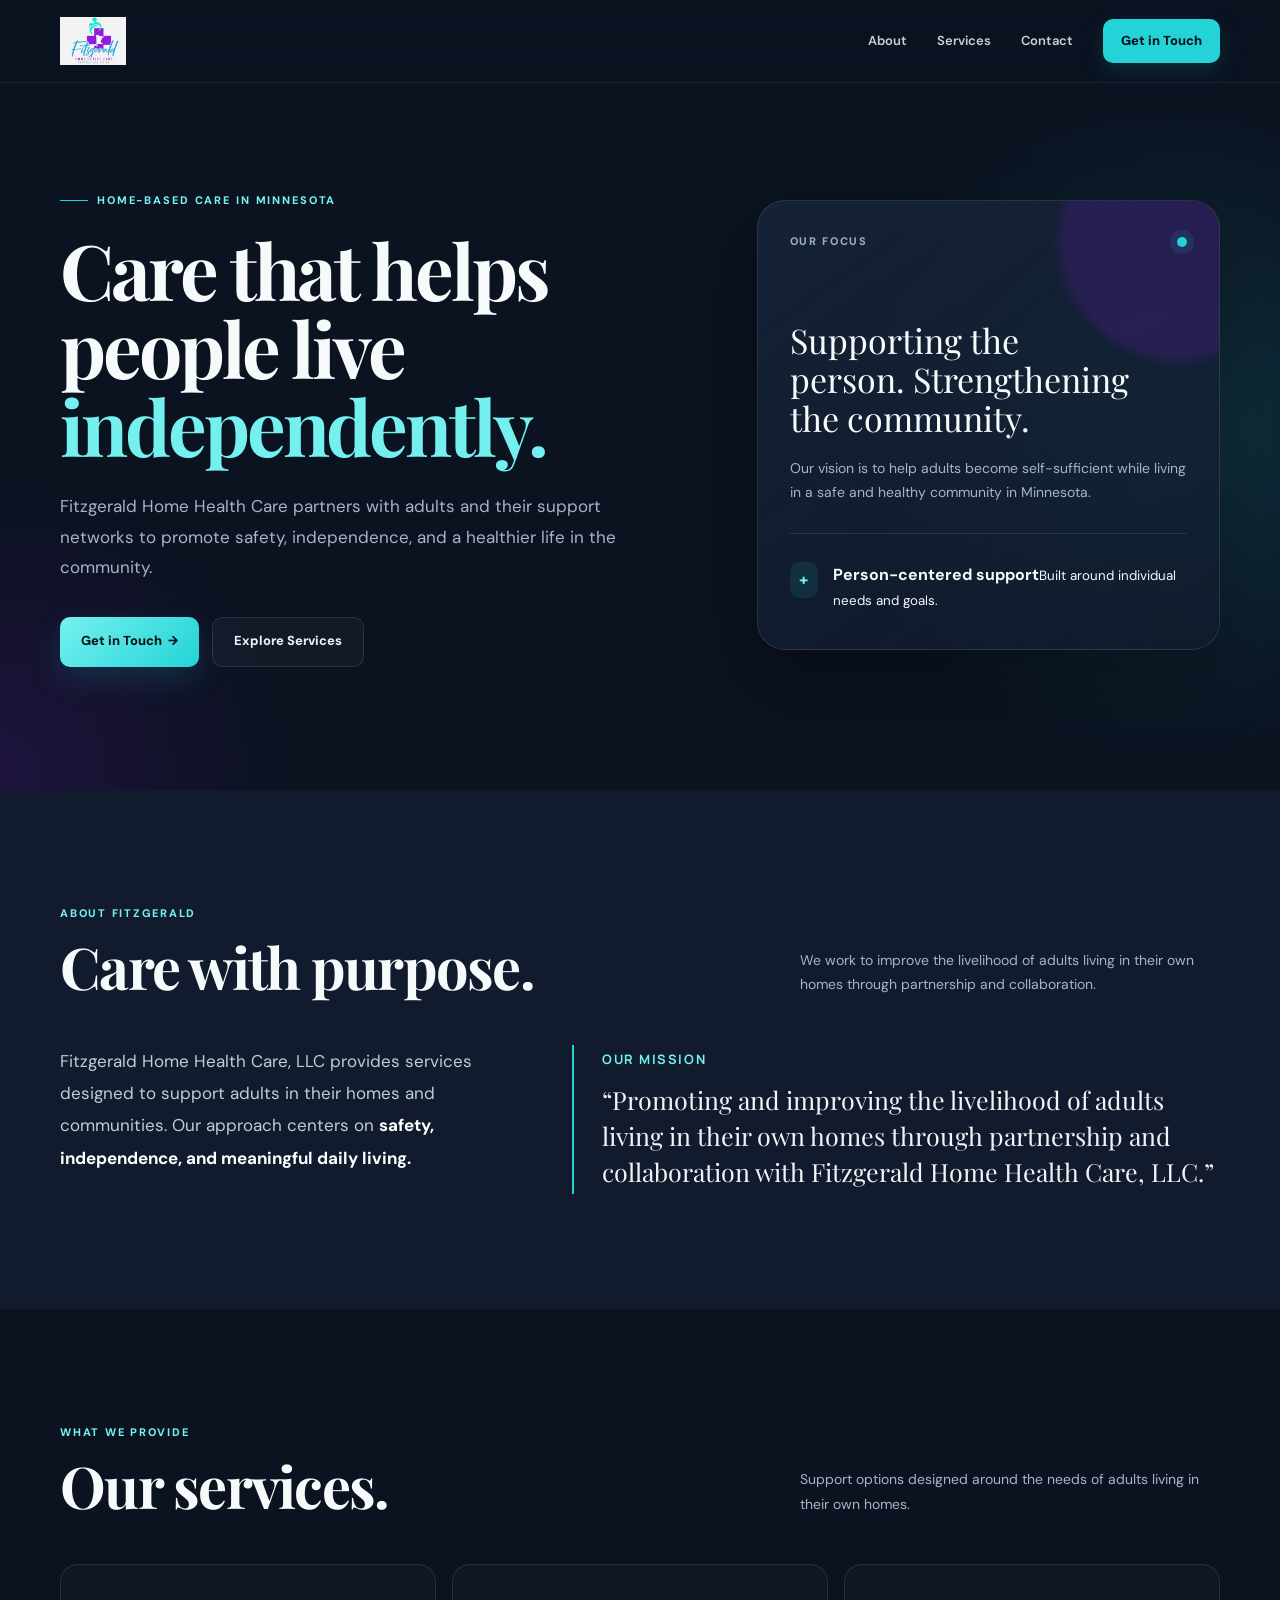
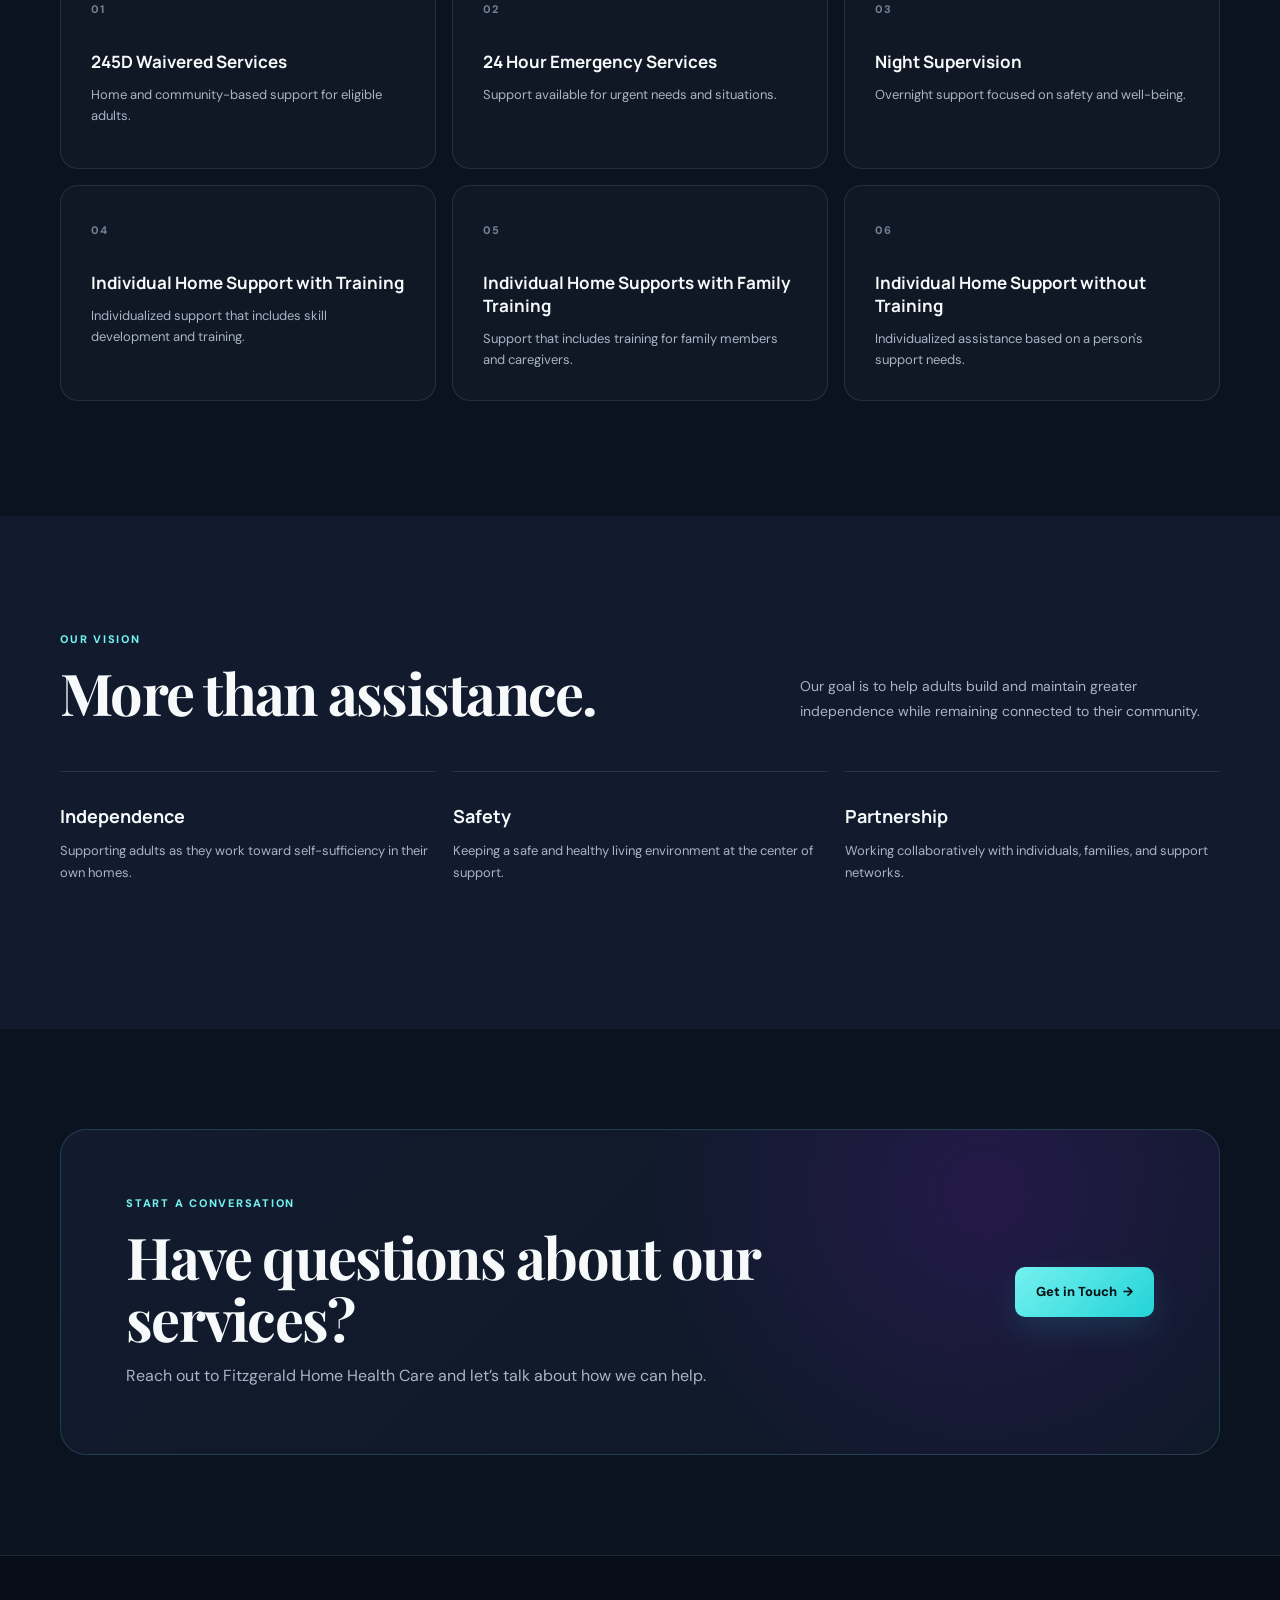
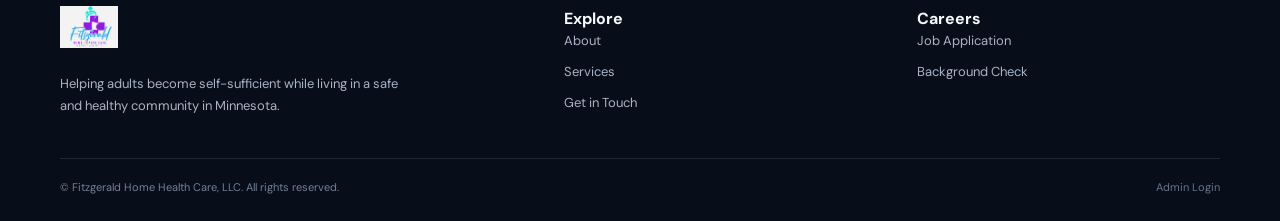
<file: index.html>
<!DOCTYPE html>
<html lang="en">
<head>
<meta charset="UTF-8">
<meta name="viewport" content="width=device-width, initial-scale=1.0">
<title>Fitzgerald Home Health Care | Minnesota</title>
<meta name="description" content="Fitzgerald Home Health Care provides supportive services that help adults live safely and independently in their own homes and communities.">
<link rel="preconnect" href="https://fonts.googleapis.com">
<link rel="preconnect" href="https://fonts.gstatic.com" crossorigin>
<link href="https://fonts.googleapis.com/css2?family=DM+Sans:wght@400;500;600;700&family=Manrope:wght@600;700;800&family=Playfair+Display:wght@600;700&display=swap" rel="stylesheet">
<style>
:root{
 --navy:#0b1220;--navy2:#111b2d;--slate:#17243a;
 --cyan:#23d3d7;--cyan2:#74f1ef;--purple:#8e19e8;
 --white:#f6fafb;--muted:#a7b4c5;--line:rgba(255,255,255,.10);
}
*{box-sizing:border-box;margin:0;padding:0}
html{scroll-behavior:smooth}
body{
 font-family:'DM Sans',sans-serif;color:var(--white);background:var(--navy);
 line-height:1.6;overflow-x:hidden;
}
a{color:inherit;text-decoration:none}
.container{width:min(1160px,calc(100% - 48px));margin:auto}
header{
 position:fixed;top:0;left:0;right:0;z-index:100;
 background:rgba(11,18,32,.78);backdrop-filter:blur(18px);
 border-bottom:1px solid rgba(255,255,255,.07);
}
.nav{height:82px;display:flex;align-items:center;justify-content:space-between;gap:30px}
.logo{height:48px;width:auto;display:block}
.nav-links{display:flex;align-items:center;gap:30px}
.nav-links a{font-size:13px;font-weight:600;color:#c8d2df;transition:.2s}
.nav-links a:hover{color:var(--cyan2)}
.nav-cta{
 padding:12px 18px;border-radius:10px;background:var(--cyan);
 color:#071116!important;font-weight:800!important;
 box-shadow:0 8px 24px rgba(35,211,215,.14);
}
.menu{display:none;border:0;background:none;color:white;font-size:26px;cursor:pointer}

.hero{
 min-height:790px;padding:170px 0 110px;position:relative;
 display:flex;align-items:center;overflow:hidden;
}
.hero:before{
 content:"";position:absolute;width:700px;height:700px;border-radius:50%;
 right:-240px;top:80px;
 background:radial-gradient(circle,rgba(35,211,215,.16),transparent 68%);
}
.hero:after{
 content:"";position:absolute;width:600px;height:600px;border-radius:50%;
 left:-300px;bottom:-280px;
 background:radial-gradient(circle,rgba(142,25,232,.14),transparent 68%);
}
.hero-grid{display:grid;grid-template-columns:1.15fr .85fr;gap:70px;align-items:center;position:relative;z-index:1}
.eyebrow{
 display:inline-flex;align-items:center;gap:9px;text-transform:uppercase;
 letter-spacing:.17em;font-size:11px;font-weight:800;color:var(--cyan2);margin-bottom:22px;
}
.eyebrow:before{content:"";width:28px;height:1px;background:var(--cyan)}
h1{font-family:'Playfair Display',serif;font-size:clamp(52px,6vw,82px);line-height:1.01;letter-spacing:-.04em;max-width:760px}
.hero h1 span{color:var(--cyan2)}
.hero-copy{max-width:600px;color:var(--muted);font-size:17px;line-height:1.8;margin:27px 0 34px}
.actions{display:flex;gap:13px;flex-wrap:wrap}
.btn{display:inline-flex;align-items:center;justify-content:center;min-height:50px;padding:0 21px;border-radius:10px;font-size:13px;font-weight:800;transition:.2s}
.btn-primary{background:linear-gradient(135deg,var(--cyan2),var(--cyan));color:#071116;box-shadow:0 12px 30px rgba(35,211,215,.15)}
.btn-secondary{border:1px solid var(--line);background:rgba(255,255,255,.035);color:#e9f0f5}
.btn:hover{transform:translateY(-2px)}
.hero-panel{
 min-height:450px;border:1px solid var(--line);border-radius:28px;
 background:linear-gradient(145deg,rgba(23,36,58,.88),rgba(17,27,45,.65));
 box-shadow:0 30px 70px rgba(0,0,0,.28);position:relative;overflow:hidden;padding:32px;
}
.hero-panel:before{
 content:"";position:absolute;width:240px;height:240px;border-radius:50%;
 right:-80px;top:-80px;background:rgba(142,25,232,.17);filter:blur(5px);
}
.panel-top{display:flex;justify-content:space-between;align-items:center;position:relative;z-index:1}
.panel-label{font-size:11px;text-transform:uppercase;letter-spacing:.15em;color:#9caec2;font-weight:800}
.pulse{width:10px;height:10px;border-radius:50%;background:var(--cyan);box-shadow:0 0 0 7px rgba(35,211,215,.10)}
.panel-title{font-family:'Playfair Display',serif;font-size:34px;line-height:1.15;margin:70px 0 18px;max-width:340px;position:relative;z-index:1}
.panel-text{color:var(--muted);font-size:14px;line-height:1.75;position:relative;z-index:1}
.panel-line{height:1px;background:var(--line);margin:28px 0;position:relative;z-index:1}
.panel-stat{display:flex;gap:15px;align-items:flex-start;position:relative;z-index:1}
.stat-icon{width:36px;height:36px;border-radius:10px;background:rgba(35,211,215,.10);display:grid;place-items:center;color:var(--cyan2);font-weight:800}
.stat strong{display:block;font-size:14px;margin-bottom:2px}
.stat small{color:var(--muted);font-size:12px}

.section{padding:115px 0}
.section-alt{background:var(--navy2)}
.section-head{display:flex;justify-content:space-between;align-items:end;gap:40px;margin-bottom:48px}
.kicker{color:var(--cyan2);text-transform:uppercase;letter-spacing:.16em;font-size:11px;font-weight:800;margin-bottom:12px}
h2{font-family:'Playfair Display',serif;font-size:clamp(38px,4.5vw,58px);line-height:1.08;letter-spacing:-.03em}
.section-head p{max-width:420px;color:var(--muted);line-height:1.75;font-size:14px}

.about-grid{display:grid;grid-template-columns:.8fr 1.2fr;gap:80px;align-items:start}
.about-copy{color:#c1ccd8;font-size:17px;line-height:1.9}
.about-copy strong{color:white}
.mission-card{border-left:2px solid var(--cyan);padding:4px 0 4px 28px}
.mission-card h3{font-family:'Manrope',sans-serif;font-size:13px;text-transform:uppercase;letter-spacing:.12em;color:var(--cyan2);margin-bottom:12px}
.mission-card p{font-family:'Playfair Display',serif;font-size:25px;line-height:1.45;color:#eef5f6}

.services{display:grid;grid-template-columns:repeat(3,1fr);gap:16px}
.service{
 padding:30px;border:1px solid var(--line);border-radius:18px;background:rgba(255,255,255,.025);
 min-height:205px;transition:.25s;position:relative;overflow:hidden;
}
.service:after{content:"";position:absolute;left:0;bottom:0;width:100%;height:2px;background:linear-gradient(90deg,var(--cyan),var(--purple));transform:scaleX(0);transform-origin:left;transition:.25s}
.service:hover{transform:translateY(-5px);background:rgba(255,255,255,.045);border-color:rgba(116,241,239,.2)}
.service:hover:after{transform:scaleX(1)}
.num{font-size:11px;color:#718197;letter-spacing:.1em;font-weight:800}
.service h3{font-family:'Manrope',sans-serif;font-size:17px;line-height:1.35;margin:30px 0 10px}
.service p{font-size:13px;color:var(--muted);line-height:1.65}

.values{display:grid;grid-template-columns:repeat(3,1fr);gap:18px}
.value{padding:30px 0;border-top:1px solid var(--line)}
.value h3{font-family:'Manrope',sans-serif;font-size:18px;margin-bottom:9px}
.value p{color:var(--muted);font-size:13px;line-height:1.7}

.cta{padding:100px 0}
.cta-box{
 border:1px solid rgba(116,241,239,.16);border-radius:26px;padding:65px;
 background:
 radial-gradient(circle at 80% 20%,rgba(142,25,232,.16),transparent 35%),
 linear-gradient(135deg,#111b2d,#0f1929);
 display:flex;align-items:center;justify-content:space-between;gap:40px;
}
.cta-box h2{max-width:650px}
.cta-box p{color:var(--muted);margin-top:14px;max-width:580px}

footer{background:#080e19;border-top:1px solid var(--line);padding:50px 0 25px}
.footer-top{display:grid;grid-template-columns:1.2fr .8fr .8fr;gap:50px;padding-bottom:40px}
.footer-logo{height:42px;margin-bottom:18px}
.footer-about{color:var(--muted);font-size:13px;line-height:1.7;max-width:350px}
.footer h4{font-size:12px;text-transform:uppercase;letter-spacing:.12em;color:#dce5ed;margin-bottom:16px}
.footer-links{display:flex;flex-direction:column;gap:10px}
.footer-links a{color:var(--muted);font-size:13px}
.footer-links a:hover{color:var(--cyan2)}
.footer-bottom{border-top:1px solid var(--line);padding-top:20px;display:flex;justify-content:space-between;gap:20px;color:#718197;font-size:11px}
.admin{color:#66758a!important}

@media(max-width:900px){
 .nav-links{display:none}.menu{display:block}
 .hero-grid,.about-grid{grid-template-columns:1fr}
 .hero{min-height:auto;padding-top:145px}
 .hero-panel{min-height:380px}
 .services{grid-template-columns:repeat(2,1fr)}
 .values{grid-template-columns:1fr}
 .footer-top{grid-template-columns:1fr 1fr}
}
@media(max-width:620px){
 .container{width:min(100% - 32px,1160px)}
 .nav{height:72px}.logo{height:42px}
 h1{font-size:49px}
 .hero{padding-bottom:80px}
 .section{padding:82px 0}
 .section-head{display:block;margin-bottom:34px}.section-head p{margin-top:15px}
 .services{grid-template-columns:1fr}
 .cta-box{padding:40px 28px;display:block}
 .cta-box .actions{margin-top:25px}
 .footer-top{grid-template-columns:1fr}
 .footer-bottom{display:block}.footer-bottom span{display:block;margin-top:7px}
}
</style>
</head>
<body>

<header>
 <div class="container nav">
  <a href="index.html" aria-label="Fitzgerald Home Health Care home">
   <img class="logo" src="[data-uri]" alt="Fitzgerald Home Health Care">
  </a>
  <nav class="nav-links">
   <a href="#about">About</a>
   <a href="#services">Services</a>
   <a href="contact.html">Contact</a>
   <a class="nav-cta" href="contact.html">Get in Touch</a>
  </nav>
  <button class="menu" aria-label="Open menu" onclick="document.querySelector('.nav-links').classList.toggle('open')">☰</button>
 </div>
</header>

<main>
<section class="hero">
 <div class="container hero-grid">
  <div>
   <div class="eyebrow">Home-based care in Minnesota</div>
   <h1>Care that helps people live <span>independently.</span></h1>
   <p class="hero-copy">Fitzgerald Home Health Care partners with adults and their support networks to promote safety, independence, and a healthier life in the community.</p>
   <div class="actions">
    <a class="btn btn-primary" href="contact.html">Get in Touch&nbsp; →</a>
    <a class="btn btn-secondary" href="#services">Explore Services</a>
   </div>
  </div>
  <div class="hero-panel">
   <div class="panel-top"><span class="panel-label">Our focus</span><span class="pulse"></span></div>
   <div class="panel-title">Supporting the person. Strengthening the community.</div>
   <p class="panel-text">Our vision is to help adults become self-sufficient while living in a safe and healthy community in Minnesota.</p>
   <div class="panel-line"></div>
   <div class="panel-stat">
    <div class="stat-icon">+</div>
    <div><strong>Person-centered support</strong><small>Built around individual needs and goals.</small></div>
   </div>
  </div>
 </div>
</section>

<section class="section section-alt" id="about">
 <div class="container">
  <div class="section-head">
   <div><div class="kicker">About Fitzgerald</div><h2>Care with purpose.</h2></div>
   <p>We work to improve the livelihood of adults living in their own homes through partnership and collaboration.</p>
  </div>
  <div class="about-grid">
   <div class="about-copy">Fitzgerald Home Health Care, LLC provides services designed to support adults in their homes and communities. Our approach centers on <strong>safety, independence, and meaningful daily living.</strong></div>
   <div class="mission-card">
    <h3>Our mission</h3>
    <p>“Promoting and improving the livelihood of adults living in their own homes through partnership and collaboration with Fitzgerald Home Health Care, LLC.”</p>
   </div>
  </div>
 </div>
</section>

<section class="section" id="services">
 <div class="container">
  <div class="section-head">
   <div><div class="kicker">What we provide</div><h2>Our services.</h2></div>
   <p>Support options designed around the needs of adults living in their own homes.</p>
  </div>
  <div class="services">
   <article class="service"><span class="num">01</span><h3>245D Waivered Services</h3><p>Home and community-based support for eligible adults.</p></article>
   <article class="service"><span class="num">02</span><h3>24 Hour Emergency Services</h3><p>Support available for urgent needs and situations.</p></article>
   <article class="service"><span class="num">03</span><h3>Night Supervision</h3><p>Overnight support focused on safety and well-being.</p></article>
   <article class="service"><span class="num">04</span><h3>Individual Home Support with Training</h3><p>Individualized support that includes skill development and training.</p></article>
   <article class="service"><span class="num">05</span><h3>Individual Home Supports with Family Training</h3><p>Support that includes training for family members and caregivers.</p></article>
   <article class="service"><span class="num">06</span><h3>Individual Home Support without Training</h3><p>Individualized assistance based on a person's support needs.</p></article>
  </div>
 </div>
</section>

<section class="section section-alt">
 <div class="container">
  <div class="section-head">
   <div><div class="kicker">Our vision</div><h2>More than assistance.</h2></div>
   <p>Our goal is to help adults build and maintain greater independence while remaining connected to their community.</p>
  </div>
  <div class="values">
   <div class="value"><h3>Independence</h3><p>Supporting adults as they work toward self-sufficiency in their own homes.</p></div>
   <div class="value"><h3>Safety</h3><p>Keeping a safe and healthy living environment at the center of support.</p></div>
   <div class="value"><h3>Partnership</h3><p>Working collaboratively with individuals, families, and support networks.</p></div>
  </div>
 </div>
</section>

<section class="cta">
 <div class="container">
  <div class="cta-box">
   <div>
    <div class="kicker">Start a conversation</div>
    <h2>Have questions about our services?</h2>
    <p>Reach out to Fitzgerald Home Health Care and let’s talk about how we can help.</p>
   </div>
   <div class="actions">
    <a class="btn btn-primary" href="contact.html">Get in Touch&nbsp; →</a>
   </div>
  </div>
 </div>
</section>
</main>

<footer>
 <div class="container">
  <div class="footer-top">
   <div>
    <img class="footer-logo" src="[data-uri]" alt="Fitzgerald Home Health Care">
    <p class="footer-about">Helping adults become self-sufficient while living in a safe and healthy community in Minnesota.</p>
   </div>
   <div>
    <h4>Explore</h4>
    <div class="footer-links">
     <a href="#about">About</a><a href="#services">Services</a><a href="contact.html">Get in Touch</a>
    </div>
   </div>
   <div>
    <h4>Careers</h4>
    <div class="footer-links">
     <a href="job-application.html">Job Application</a>
     <a href="background-check.html">Background Check</a>
    </div>
   </div>
  </div>
  <div class="footer-bottom">
   <span>© Fitzgerald Home Health Care, LLC. All rights reserved.</span>
   <a class="admin" href="admin.html">Admin Login</a>
  </div>
 </div>
</footer>

<script>
const links=document.querySelectorAll('.nav-links a');
links.forEach(a=>a.addEventListener('click',()=>document.querySelector('.nav-links').classList.remove('open')));
</script>
</body>
</html>
</file>
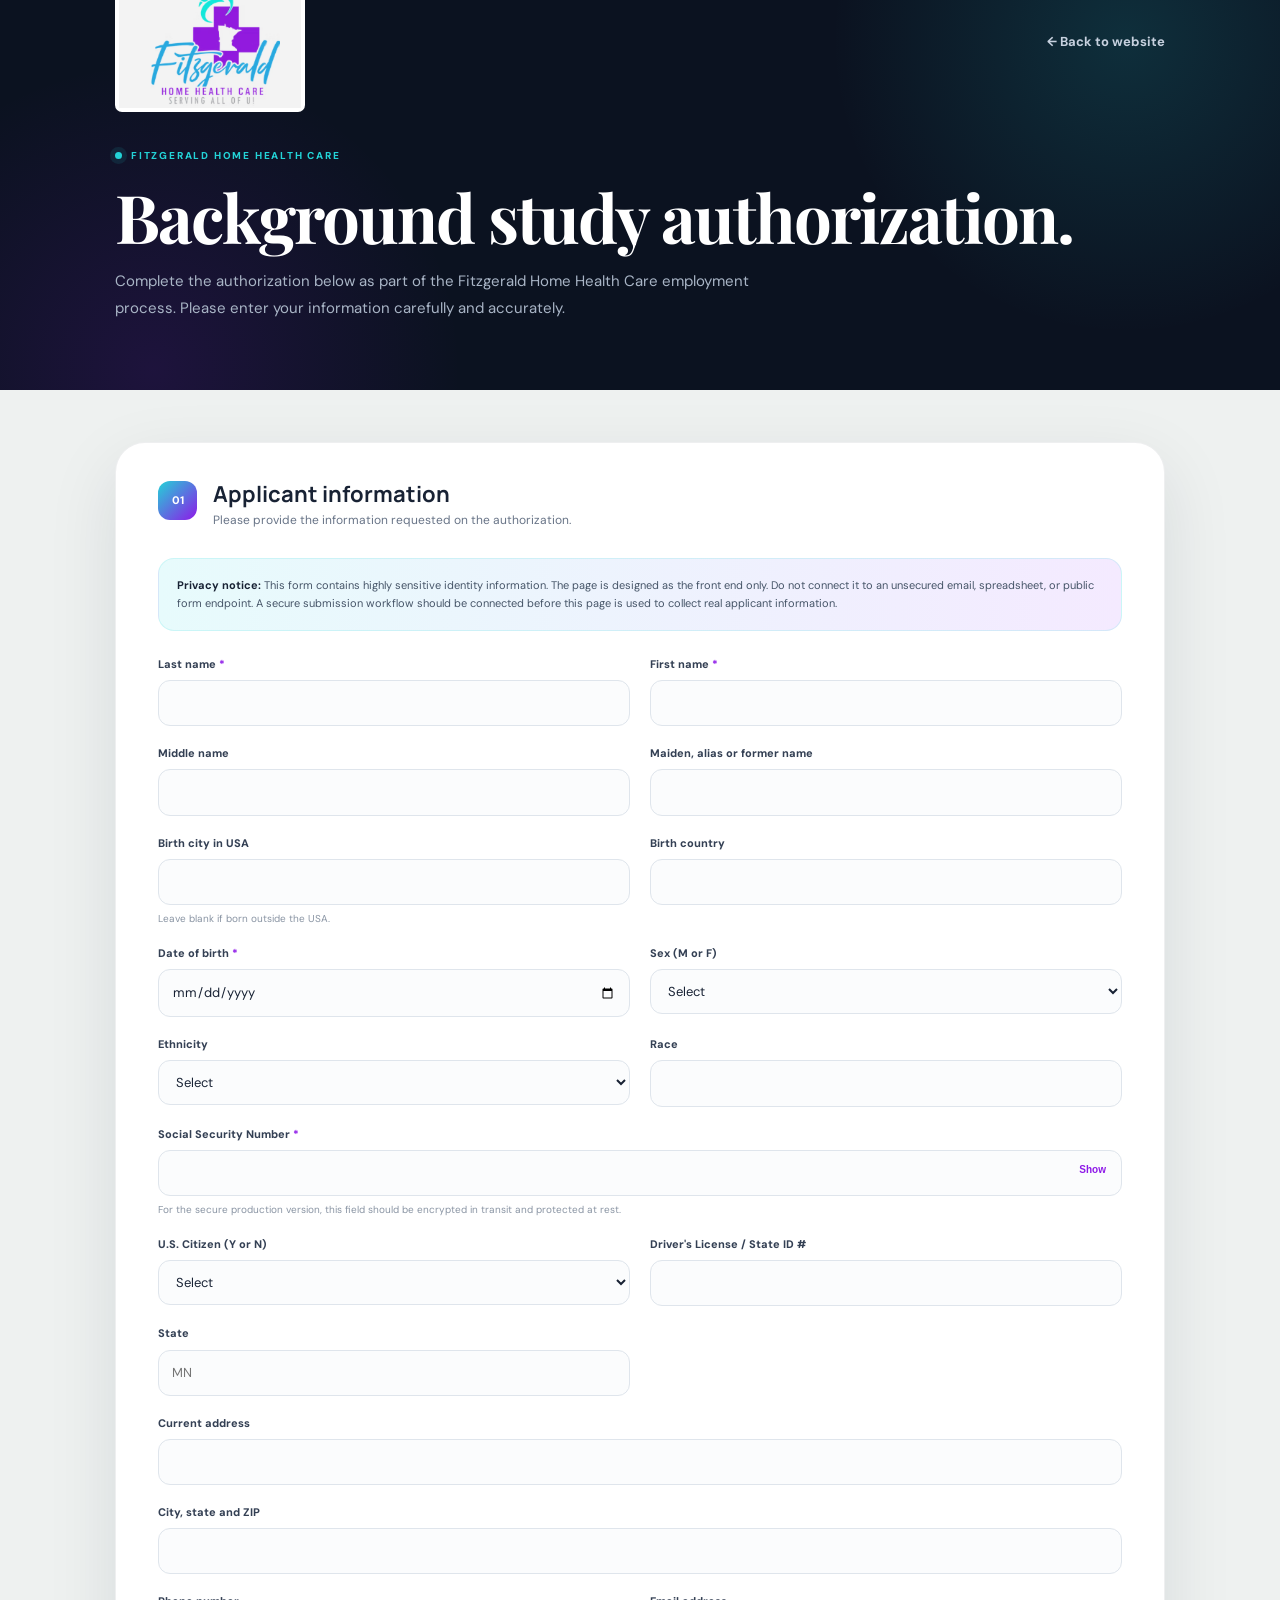
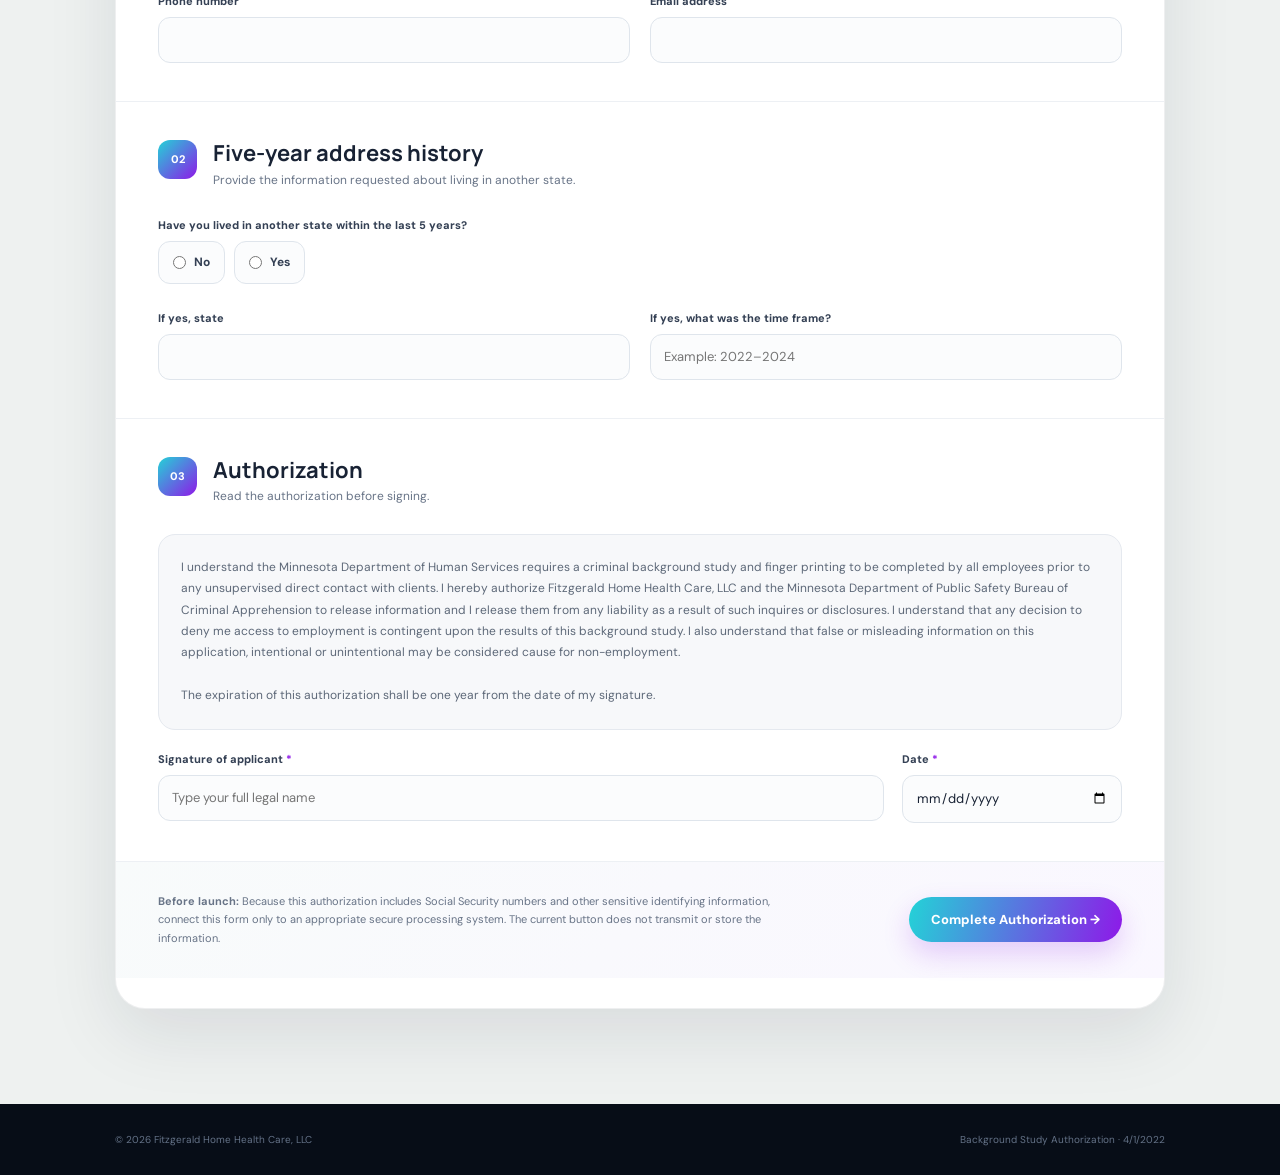
<file: background-check.html>
<!DOCTYPE html>
<html lang="en">
<head>
<meta charset="UTF-8">
<meta name="viewport" content="width=device-width, initial-scale=1.0">
<title>Background Study Authorization | Fitzgerald Home Health Care</title>
<meta name="description" content="Fitzgerald Home Health Care background study authorization form.">

<link rel="preconnect" href="https://fonts.googleapis.com">
<link rel="preconnect" href="https://fonts.gstatic.com" crossorigin>
<link href="https://fonts.googleapis.com/css2?family=DM+Sans:wght@400;500;600;700&family=Manrope:wght@600;700;800&family=Playfair+Display:wght@600&display=swap" rel="stylesheet">

<style>
:root{
  --navy:#0b1220;--navy2:#111b2d;--cyan:#23d3d7;--purple:#8e19e8;
  --ink:#182234;--muted:#687487;--line:#dfe5ec;--light:#eef1f0;
  --white:#fff;--soft:#f7f9fb;--purple-soft:#f4eaff;--cyan-soft:#e7fbfc;
}
*{box-sizing:border-box;margin:0;padding:0}
body{font-family:"DM Sans",sans-serif;background:var(--light);color:var(--ink);line-height:1.55}
a{text-decoration:none;color:inherit}
.container{width:min(1050px,calc(100% - 32px));margin:auto}

header{
  background:
    radial-gradient(circle at 88% 10%,rgba(35,211,215,.15),transparent 25%),
    radial-gradient(circle at 12% 95%,rgba(142,25,232,.14),transparent 26%),
    var(--navy);color:white
}
.nav{height:84px;display:flex;align-items:center;justify-content:space-between}
.logo{width:190px;background:white;border-radius:7px;padding:4px;display:block}
.logo img{width:100%;display:block}
.back{font-size:13px;font-weight:700;color:#c7d1df}.back:hover{color:var(--cyan)}

.hero{padding:58px 0 68px}
.kicker{display:inline-flex;align-items:center;gap:9px;color:var(--cyan);font-size:10px;font-weight:800;letter-spacing:1.8px;text-transform:uppercase}
.kicker i{width:7px;height:7px;border-radius:50%;background:var(--cyan);box-shadow:0 0 0 5px rgba(35,211,215,.1)}
h1{font-family:"Playfair Display",serif;font-size:clamp(44px,6vw,67px);line-height:1;letter-spacing:-2px;margin-top:16px}
.hero p{max-width:650px;color:#a9b5c6;font-size:15px;line-height:1.8;margin-top:18px}

main{padding:52px 0 95px}
.form-card{background:white;border-radius:30px;box-shadow:0 24px 70px rgba(24,34,52,.10);border:1px solid rgba(24,34,52,.07);overflow:hidden}
.form-section{padding:38px 42px;border-bottom:1px solid #edf0f4}
.form-section:last-child{border-bottom:0}
.head{display:flex;gap:16px;align-items:flex-start;margin-bottom:28px}
.number{
  flex:0 0 39px;width:39px;height:39px;border-radius:12px;display:grid;place-items:center;
  color:white;font-size:11px;font-weight:800;background:linear-gradient(135deg,var(--cyan),var(--purple))
}
.head h2{font-family:"Manrope",sans-serif;font-size:22px;line-height:1.2}
.head p{font-size:12px;color:var(--muted);margin-top:4px}

.grid{display:grid;grid-template-columns:repeat(2,minmax(0,1fr));gap:19px 20px}
.full{grid-column:1/-1}
.field label{display:block;font-size:11px;font-weight:800;color:#344054;margin-bottom:7px}
.req{color:var(--purple)}
input,select{
  width:100%;padding:12px 13px;border:1px solid var(--line);border-radius:12px;
  background:#fbfcfd;color:var(--ink);font:inherit;font-size:13px;outline:none;transition:.2s
}
input:focus,select:focus{background:white;border-color:rgba(35,211,215,.8);box-shadow:0 0 0 4px rgba(35,211,215,.1)}
.hint{display:block;margin-top:6px;color:#8994a3;font-size:10px}

.privacy{
  padding:17px 18px;border-radius:16px;
  background:linear-gradient(90deg,var(--cyan-soft),var(--purple-soft));
  border:1px solid rgba(35,211,215,.15);color:#465568;font-size:11px;line-height:1.7;margin-bottom:25px
}
.privacy strong{color:var(--ink)}
.ssn-wrap{position:relative}
.ssn-wrap input{padding-right:85px}
.toggle{
  position:absolute;right:9px;top:7px;border:0;background:transparent;
  color:var(--purple);font-size:10px;font-weight:800;cursor:pointer;padding:7px
}

.authorization{
  padding:22px;border-radius:17px;background:#f7f8fa;border:1px solid #e5e9ef;
  color:#5d6878;font-size:12px;line-height:1.78
}
.authorization strong{color:var(--ink)}
.signature-grid{display:grid;grid-template-columns:1fr 220px;gap:18px;margin-top:21px}

.submit{
  padding:30px 42px;background:linear-gradient(135deg,#f8fbfb,#faf7ff);
  display:flex;justify-content:space-between;align-items:center;gap:25px
}
.submit p{max-width:620px;color:var(--muted);font-size:11px;line-height:1.7}
.btn{
  border:0;cursor:pointer;white-space:nowrap;padding:14px 22px;border-radius:999px;
  color:white;background:linear-gradient(105deg,var(--cyan),var(--purple));
  font:800 13px "DM Sans",sans-serif;box-shadow:0 12px 28px rgba(142,25,232,.2);transition:.3s
}
.btn:hover{transform:translateY(-2px);box-shadow:0 16px 34px rgba(142,25,232,.28)}
.status{
  display:none;margin-top:18px;padding:13px 15px;border-radius:12px;
  background:#fff6e8;color:#7a5a1b;border:1px solid #f0d49d;font-size:11px;line-height:1.6
}

footer{background:#070d17;color:#647287;padding:28px 0;font-size:10px}
.footer{display:flex;justify-content:space-between;gap:20px}

@media(max-width:720px){
  .container{width:min(100% - 26px,1050px)}
  .nav{height:72px}.logo{width:165px}
  .hero{padding:48px 0 55px}
  .grid{grid-template-columns:1fr}.full{grid-column:auto}
  .form-section{padding:30px 20px}
  .submit{padding:28px 20px;flex-direction:column;align-items:flex-start}
  .signature-grid{grid-template-columns:1fr}
  .footer{flex-direction:column}
}
</style>
</head>

<body>

<header>
  <div class="container">
    <nav class="nav">
      <a href="index.html" class="logo">
        <img src="[data-uri]" alt="Fitzgerald Home Health Care">
      </a>
      <a href="index.html" class="back">← Back to website</a>
    </nav>

    <section class="hero">
      <div class="kicker"><i></i> Fitzgerald Home Health Care</div>
      <h1>Background study authorization.</h1>
      <p>
        Complete the authorization below as part of the Fitzgerald Home Health Care
        employment process. Please enter your information carefully and accurately.
      </p>
    </section>
  </div>
</header>

<main>
  <div class="container">

    <form class="form-card" id="backgroundForm">

      <section class="form-section">
        <div class="head">
          <div class="number">01</div>
          <div>
            <h2>Applicant information</h2>
            <p>Please provide the information requested on the authorization.</p>
          </div>
        </div>

        <div class="privacy">
          <strong>Privacy notice:</strong> This form contains highly sensitive identity information.
          The page is designed as the front end only. Do not connect it to an unsecured email,
          spreadsheet, or public form endpoint. A secure submission workflow should be connected
          before this page is used to collect real applicant information.
        </div>

        <div class="grid">
          <div class="field">
            <label>Last name <span class="req">*</span></label>
            <input name="last_name" type="text" required>
          </div>

          <div class="field">
            <label>First name <span class="req">*</span></label>
            <input name="first_name" type="text" required>
          </div>

          <div class="field">
            <label>Middle name</label>
            <input name="middle_name" type="text">
          </div>

          <div class="field">
            <label>Maiden, alias or former name</label>
            <input name="former_name" type="text">
          </div>

          <div class="field">
            <label>Birth city in USA</label>
            <input name="birth_city" type="text">
            <span class="hint">Leave blank if born outside the USA.</span>
          </div>

          <div class="field">
            <label>Birth country</label>
            <input name="birth_country" type="text">
          </div>

          <div class="field">
            <label>Date of birth <span class="req">*</span></label>
            <input name="dob" type="date" required>
          </div>

          <div class="field">
            <label>Sex (M or F)</label>
            <select name="sex">
              <option value="">Select</option>
              <option value="M">M</option>
              <option value="F">F</option>
            </select>
          </div>

          <div class="field">
            <label>Ethnicity</label>
            <select name="ethnicity">
              <option value="">Select</option>
              <option value="Hispanic">Hispanic</option>
              <option value="Non-Hispanic">Non-Hispanic</option>
            </select>
          </div>

          <div class="field">
            <label>Race</label>
            <input name="race" type="text">
          </div>

          <div class="field full">
            <label>Social Security Number <span class="req">*</span></label>
            <div class="ssn-wrap">
              <input id="ssn" name="ssn" type="password" inputmode="numeric" autocomplete="off" required>
              <button type="button" class="toggle" id="showSsn">Show</button>
            </div>
            <span class="hint">For the secure production version, this field should be encrypted in transit and protected at rest.</span>
          </div>

          <div class="field">
            <label>U.S. Citizen (Y or N)</label>
            <select name="us_citizen">
              <option value="">Select</option>
              <option value="Y">Y</option>
              <option value="N">N</option>
            </select>
          </div>

          <div class="field">
            <label>Driver's License / State ID #</label>
            <input name="license_id" type="text">
          </div>

          <div class="field">
            <label>State</label>
            <input name="license_state" type="text" placeholder="MN">
          </div>

          <div class="field full">
            <label>Current address</label>
            <input name="current_address" type="text">
          </div>

          <div class="field full">
            <label>City, state and ZIP</label>
            <input name="city_state_zip" type="text">
          </div>

          <div class="field">
            <label>Phone number</label>
            <input name="phone" type="tel">
          </div>

          <div class="field">
            <label>Email address</label>
            <input name="email" type="email">
          </div>
        </div>
      </section>

      <section class="form-section">
        <div class="head">
          <div class="number">02</div>
          <div>
            <h2>Five-year address history</h2>
            <p>Provide the information requested about living in another state.</p>
          </div>
        </div>

        <div class="grid">
          <div class="field full">
            <label>Have you lived in another state within the last 5 years?</label>
            <div style="display:flex;gap:9px;flex-wrap:wrap">
              <label style="display:inline-flex;align-items:center;gap:8px;padding:11px 14px;border:1px solid var(--line);border-radius:12px;background:#fbfcfd;font-size:12px;font-weight:700">
                <input type="radio" name="other_state" value="No"> No
              </label>
              <label style="display:inline-flex;align-items:center;gap:8px;padding:11px 14px;border:1px solid var(--line);border-radius:12px;background:#fbfcfd;font-size:12px;font-weight:700">
                <input type="radio" name="other_state" value="Yes"> Yes
              </label>
            </div>
          </div>

          <div class="field">
            <label>If yes, state</label>
            <input name="other_state_name" type="text">
          </div>

          <div class="field">
            <label>If yes, what was the time frame?</label>
            <input name="other_state_timeframe" type="text" placeholder="Example: 2022–2024">
          </div>
        </div>
      </section>

      <section class="form-section">
        <div class="head">
          <div class="number">03</div>
          <div>
            <h2>Authorization</h2>
            <p>Read the authorization before signing.</p>
          </div>
        </div>

        <div class="authorization">
          I understand the Minnesota Department of Human Services requires a criminal background
          study and finger printing to be completed by all employees prior to any unsupervised direct
          contact with clients. I hereby authorize Fitzgerald Home Health Care, LLC and the Minnesota
          Department of Public Safety Bureau of Criminal Apprehension to release information and I
          release them from any liability as a result of such inquires or disclosures. I understand that
          any decision to deny me access to employment is contingent upon the results of this background
          study. I also understand that false or misleading information on this application, intentional
          or unintentional may be considered cause for non-employment.
          <br><br>
          The expiration of this authorization shall be one year from the date of my signature.
        </div>

        <div class="signature-grid">
          <div class="field">
            <label>Signature of applicant <span class="req">*</span></label>
            <input name="signature" type="text" placeholder="Type your full legal name" required>
          </div>

          <div class="field">
            <label>Date <span class="req">*</span></label>
            <input name="signature_date" type="date" required>
          </div>
        </div>
      </section>

      <div class="submit">
        <p>
          <strong>Before launch:</strong> Because this authorization includes Social Security numbers
          and other sensitive identifying information, connect this form only to an appropriate secure
          processing system. The current button does not transmit or store the information.
        </p>

        <button type="submit" class="btn">Complete Authorization →</button>
      </div>

      <div class="container" style="padding:0 42px 30px">
        <div class="status" id="status"></div>
      </div>

    </form>

  </div>
</main>

<footer>
  <div class="container footer">
    <span>© 2026 Fitzgerald Home Health Care, LLC</span>
    <span>Background Study Authorization · 4/1/2022</span>
  </div>
</footer>

<script>
const ssn=document.getElementById("ssn");
const show=document.getElementById("showSsn");

show.addEventListener("click",()=>{
  const visible=ssn.type==="text";
  ssn.type=visible?"password":"text";
  show.textContent=visible?"Show":"Hide";
});

document.getElementById("backgroundForm").addEventListener("submit",(e)=>{
  e.preventDefault();
  if(!e.target.reportValidity()) return;

  const status=document.getElementById("status");
  status.style.display="block";
  status.textContent="The authorization is complete on this page, but secure submission has not been connected yet. No applicant information was transmitted.";
  status.scrollIntoView({behavior:"smooth",block:"center"});
});
</script>

</body>
</html>
</file>
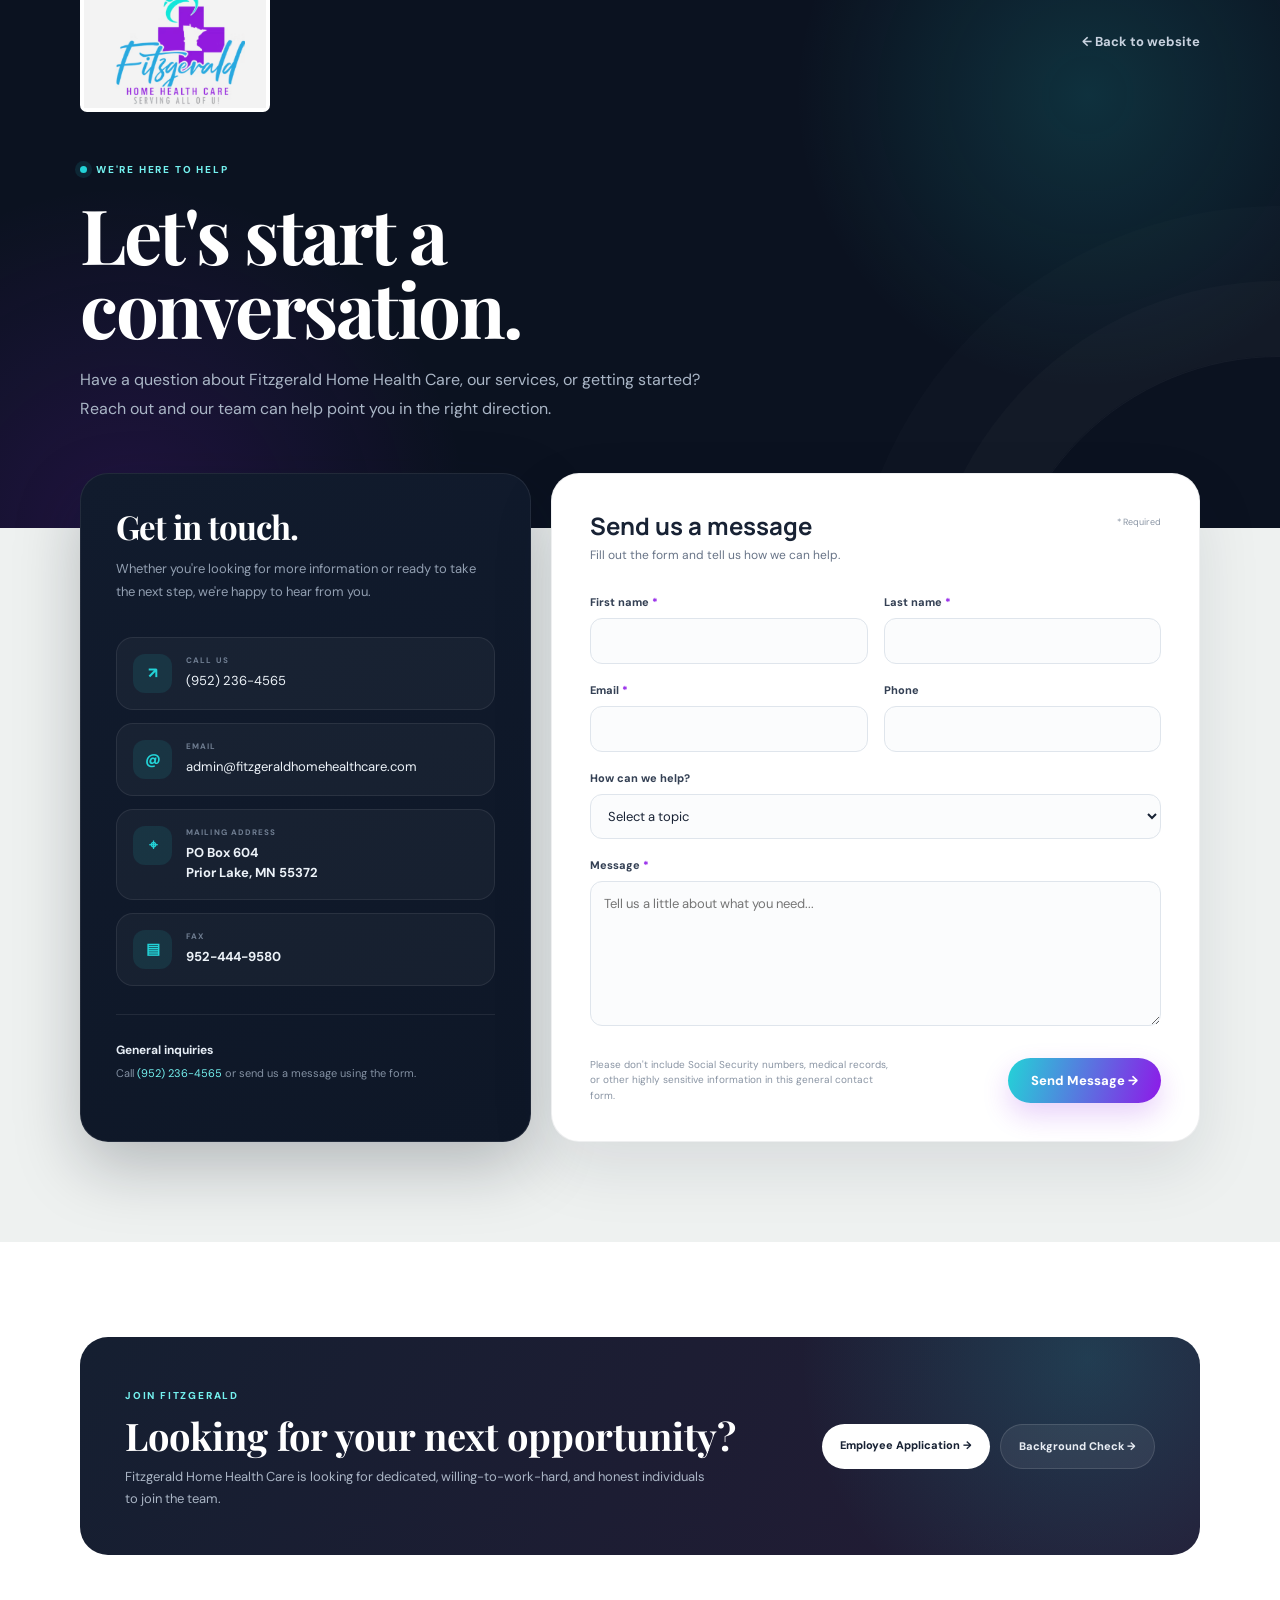
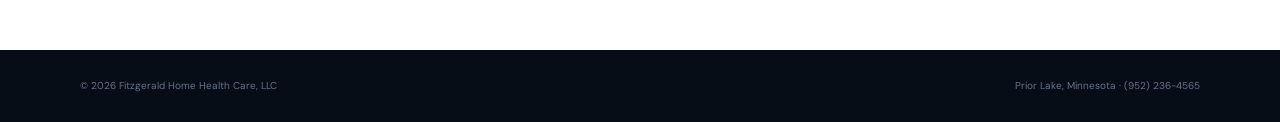
<file: contact.html>
<!DOCTYPE html>
<html lang="en">
<head>
<meta charset="UTF-8">
<meta name="viewport" content="width=device-width, initial-scale=1.0">
<title>Get in Touch | Fitzgerald Home Health Care</title>
<meta name="description" content="Contact Fitzgerald Home Health Care in Prior Lake, Minnesota.">

<link rel="preconnect" href="https://fonts.googleapis.com">
<link rel="preconnect" href="https://fonts.gstatic.com" crossorigin>
<link href="https://fonts.googleapis.com/css2?family=DM+Sans:wght@400;500;600;700&family=Manrope:wght@600;700;800&family=Playfair+Display:wght@600&display=swap" rel="stylesheet">

<style>
:root{
  --navy:#0b1220;--navy2:#111b2d;--navy3:#17243a;
  --cyan:#23d3d7;--cyan2:#74f1ef;--purple:#8e19e8;
  --white:#fff;--light:#eef1f0;--ink:#182234;--muted:#687487;--line:#dfe5ec
}
*{box-sizing:border-box;margin:0;padding:0}
html{scroll-behavior:smooth}
body{font-family:"DM Sans",sans-serif;background:var(--light);color:var(--ink);line-height:1.55;overflow-x:hidden}
a{text-decoration:none;color:inherit}
.container{width:min(1120px,calc(100% - 36px));margin:auto}

/* Header */
header{
  position:relative;overflow:hidden;color:white;
  background:
    radial-gradient(circle at 85% 18%,rgba(35,211,215,.16),transparent 25%),
    radial-gradient(circle at 10% 100%,rgba(142,25,232,.16),transparent 27%),
    var(--navy)
}
header:after{
  content:"";position:absolute;width:560px;height:560px;border:1px solid rgba(255,255,255,.045);
  border-radius:50%;right:-280px;bottom:-390px;box-shadow:0 0 0 75px rgba(255,255,255,.018),0 0 0 150px rgba(255,255,255,.012)
}
.nav{height:84px;display:flex;align-items:center;justify-content:space-between;position:relative;z-index:2}
.logo{width:190px;background:white;border-radius:7px;padding:4px;display:block}
.logo img{width:100%;display:block}
.back{font-size:13px;font-weight:700;color:#c8d2df;transition:.2s}
.back:hover{color:var(--cyan)}

.hero{position:relative;z-index:1;padding:72px 0 105px}
.kicker{display:inline-flex;align-items:center;gap:9px;color:var(--cyan2);font-size:10px;font-weight:800;letter-spacing:1.8px;text-transform:uppercase}
.kicker i{width:7px;height:7px;border-radius:50%;background:var(--cyan);box-shadow:0 0 0 5px rgba(35,211,215,.11)}
h1{font-family:"Playfair Display",serif;font-size:clamp(48px,6.4vw,76px);line-height:.98;letter-spacing:-2.5px;margin-top:16px;max-width:800px}
.hero p{max-width:620px;color:#aab6c6;font-size:16px;line-height:1.8;margin-top:20px}

/* Main */
main{padding:0 0 100px;margin-top:-55px;position:relative;z-index:5}
.contact-grid{display:grid;grid-template-columns:.82fr 1.18fr;gap:20px;align-items:stretch}

/* Info */
.info{
  border-radius:28px;padding:35px;
  background:linear-gradient(155deg,var(--navy2),#0e1727);
  color:white;box-shadow:0 25px 65px rgba(11,18,32,.25);
  border:1px solid rgba(255,255,255,.08)
}
.info h2{font-family:"Playfair Display",serif;font-size:33px;line-height:1.05;letter-spacing:-1px}
.info>p{color:#929fb1;font-size:13px;line-height:1.75;margin-top:14px}
.info-list{margin-top:34px;display:grid;gap:13px}
.info-item{
  display:flex;gap:14px;align-items:flex-start;padding:16px;
  border:1px solid rgba(255,255,255,.08);border-radius:17px;
  background:rgba(255,255,255,.035);transition:.25s
}
.info-item:hover{transform:translateY(-2px);border-color:rgba(35,211,215,.24)}
.icon{
  flex:0 0 39px;width:39px;height:39px;border-radius:12px;display:grid;place-items:center;
  background:rgba(35,211,215,.10);color:var(--cyan);font-weight:900;font-size:15px
}
.info-item small{display:block;color:#6f7d91;text-transform:uppercase;letter-spacing:1.1px;font-size:8px;font-weight:800}
.info-item a,.info-item strong{display:block;margin-top:4px;font-size:13px;color:#edf3f9}
.info-item a:hover{color:var(--cyan2)}
.hours{
  margin-top:28px;padding-top:25px;border-top:1px solid rgba(255,255,255,.08);
  color:#8390a2;font-size:11px;line-height:1.7
}
.hours strong{display:block;color:#e6edf5;font-size:12px;margin-bottom:3px}

/* Form */
.form{
  background:white;border:1px solid rgba(24,34,52,.07);border-radius:28px;
  box-shadow:0 25px 65px rgba(24,34,52,.10);padding:38px
}
.form-head{display:flex;justify-content:space-between;gap:20px;align-items:flex-start}
.form h2{font-family:"Manrope",sans-serif;font-size:24px;line-height:1.2}
.form-head p{font-size:12px;color:var(--muted);margin-top:5px}
.required{font-size:9px;color:#8a95a4;margin-top:4px}
.grid{display:grid;grid-template-columns:repeat(2,minmax(0,1fr));gap:18px 16px;margin-top:29px}
.full{grid-column:1/-1}
.field label{display:block;font-size:11px;font-weight:800;color:#344054;margin-bottom:7px}
.req{color:var(--purple)}
input,textarea,select{
  width:100%;border:1px solid var(--line);background:#fbfcfd;color:var(--ink);
  font:inherit;font-size:13px;border-radius:12px;padding:12px 13px;outline:none;transition:.2s
}
textarea{min-height:145px;resize:vertical}
input:focus,textarea:focus,select:focus{background:white;border-color:rgba(35,211,215,.8);box-shadow:0 0 0 4px rgba(35,211,215,.10)}
.button-row{margin-top:23px;display:flex;align-items:center;justify-content:space-between;gap:20px}
.button{
  border:0;cursor:pointer;padding:14px 23px;border-radius:999px;color:white;
  background:linear-gradient(105deg,var(--cyan),var(--purple));
  font:800 13px "DM Sans",sans-serif;box-shadow:0 12px 28px rgba(142,25,232,.20);transition:.3s
}
.button:hover{transform:translateY(-2px);box-shadow:0 16px 34px rgba(142,25,232,.28)}
.note{font-size:10px;color:#8994a3;max-width:310px;line-height:1.55}
.status{
  display:none;margin-top:18px;padding:13px 15px;border-radius:12px;
  background:#e9fbfb;color:#24666a;border:1px solid #b9eeee;font-size:11px
}

/* Careers strip */
.careers{padding:95px 0;background:white}
.career-box{
  border-radius:28px;padding:45px;
  background:
    radial-gradient(circle at 90% 10%,rgba(35,211,215,.18),transparent 28%),
    linear-gradient(120deg,#151f31,#241b35);
  color:white;display:flex;justify-content:space-between;align-items:center;gap:40px
}
.career-box .kicker{color:var(--cyan2)}
.career-box h2{font-family:"Playfair Display",serif;font-size:38px;line-height:1.05;margin-top:9px}
.career-box p{max-width:590px;color:#aab5c5;font-size:13px;line-height:1.7;margin-top:10px}
.career-links{display:flex;gap:10px;flex-wrap:wrap;flex-shrink:0}
.career-btn{padding:13px 18px;border-radius:999px;background:white;color:var(--ink);font-size:11px;font-weight:800;transition:.25s}
.career-btn.alt{background:rgba(255,255,255,.07);color:#e8edf4;border:1px solid rgba(255,255,255,.12)}
.career-btn:hover{transform:translateY(-2px)}

/* Footer */
footer{background:#070d17;color:#647287;padding:28px 0;font-size:10px}
.footer{display:flex;justify-content:space-between;gap:20px}

@media(max-width:850px){
  .contact-grid{grid-template-columns:1fr}
  .hero{padding:55px 0 100px}
  main{margin-top:-65px}
  .career-box{flex-direction:column;align-items:flex-start}
}
@media(max-width:620px){
  .container{width:min(100% - 26px,1120px)}
  .nav{height:72px}.logo{width:165px}
  .hero{padding:48px 0 95px}
  h1{font-size:50px}
  .info,.form{padding:27px;border-radius:23px}
  .grid{grid-template-columns:1fr}
  .full{grid-column:auto}
  .button-row{align-items:flex-start;flex-direction:column-reverse}
  .button{width:100%}
  .note{max-width:none}
  .career-box{padding:32px 26px;border-radius:23px}
  .career-box h2{font-size:32px}
  .footer{flex-direction:column}
}
</style>
</head>

<body>

<header>
  <div class="container">
    <nav class="nav">
      <a href="index.html" class="logo">
        <img src="[data-uri]" alt="Fitzgerald Home Health Care">
      </a>
      <a href="index.html" class="back">← Back to website</a>
    </nav>

    <section class="hero">
      <div class="kicker"><i></i> We're here to help</div>
      <h1>Let's start a conversation.</h1>
      <p>
        Have a question about Fitzgerald Home Health Care, our services, or
        getting started? Reach out and our team can help point you in the right direction.
      </p>
    </section>
  </div>
</header>

<main>
  <div class="container contact-grid">

    <aside class="info">
      <h2>Get in touch.</h2>
      <p>
        Whether you're looking for more information or ready to take the next
        step, we're happy to hear from you.
      </p>

      <div class="info-list">
        <div class="info-item">
          <div class="icon">↗</div>
          <div>
            <small>Call us</small>
            <a href="tel:9522364565">(952) 236-4565</a>
          </div>
        </div>

        <div class="info-item">
          <div class="icon">@</div>
          <div>
            <small>Email</small>
            <a href="mailto:admin@fitzgeraldhomehealthcare.com">admin@fitzgeraldhomehealthcare.com</a>
          </div>
        </div>

        <div class="info-item">
          <div class="icon">⌖</div>
          <div>
            <small>Mailing address</small>
            <strong>PO Box 604<br>Prior Lake, MN 55372</strong>
          </div>
        </div>

        <div class="info-item">
          <div class="icon">▤</div>
          <div>
            <small>Fax</small>
            <strong>952-444-9580</strong>
          </div>
        </div>
      </div>

      <div class="hours">
        <strong>General inquiries</strong>
        Call <a href="tel:9522364565" style="color:var(--cyan2)">(952) 236-4565</a>
        or send us a message using the form.
      </div>
    </aside>

    <section class="form">
      <div class="form-head">
        <div>
          <h2>Send us a message</h2>
          <p>Fill out the form and tell us how we can help.</p>
        </div>
        <div class="required">* Required</div>
      </div>

      <form id="contactForm">
        <div class="grid">
          <div class="field">
            <label>First name <span class="req">*</span></label>
            <input name="first_name" type="text" autocomplete="given-name" required>
          </div>

          <div class="field">
            <label>Last name <span class="req">*</span></label>
            <input name="last_name" type="text" autocomplete="family-name" required>
          </div>

          <div class="field">
            <label>Email <span class="req">*</span></label>
            <input name="email" type="email" autocomplete="email" required>
          </div>

          <div class="field">
            <label>Phone</label>
            <input name="phone" type="tel" autocomplete="tel">
          </div>

          <div class="field full">
            <label>How can we help?</label>
            <select name="topic">
              <option value="">Select a topic</option>
              <option>General inquiry</option>
              <option>Services</option>
              <option>Getting started</option>
              <option>Employment</option>
              <option>Other</option>
            </select>
          </div>

          <div class="field full">
            <label>Message <span class="req">*</span></label>
            <textarea name="message" placeholder="Tell us a little about what you need..." required></textarea>
          </div>
        </div>

        <div class="button-row">
          <div class="note">
            Please don't include Social Security numbers, medical records, or other highly sensitive
            information in this general contact form.
          </div>
          <button class="button" type="submit">Send Message →</button>
        </div>

        <div class="status" id="status">
          Your message form is ready, but secure form delivery has not been connected yet.
          No information was transmitted.
        </div>
      </form>
    </section>

  </div>
</main>

<section class="careers">
  <div class="container">
    <div class="career-box">
      <div>
        <div class="kicker">Join Fitzgerald</div>
        <h2>Looking for your next opportunity?</h2>
        <p>
          Fitzgerald Home Health Care is looking for dedicated, willing-to-work-hard,
          and honest individuals to join the team.
        </p>
      </div>

      <div class="career-links">
        <a href="job-application.html" class="career-btn">Employee Application →</a>
        <a href="background-check.html" class="career-btn alt">Background Check →</a>
      </div>
    </div>
  </div>
</section>

<footer>
  <div class="container footer">
    <span>© 2026 Fitzgerald Home Health Care, LLC</span>
    <span>Prior Lake, Minnesota · (952) 236-4565</span>
  </div>
</footer>

<script>
document.getElementById("contactForm").addEventListener("submit",function(e){
  e.preventDefault();
  if(!this.reportValidity()) return;
  const status=document.getElementById("status");
  status.style.display="block";
  status.scrollIntoView({behavior:"smooth",block:"center"});
});
</script>

</body>
</html>
</file>
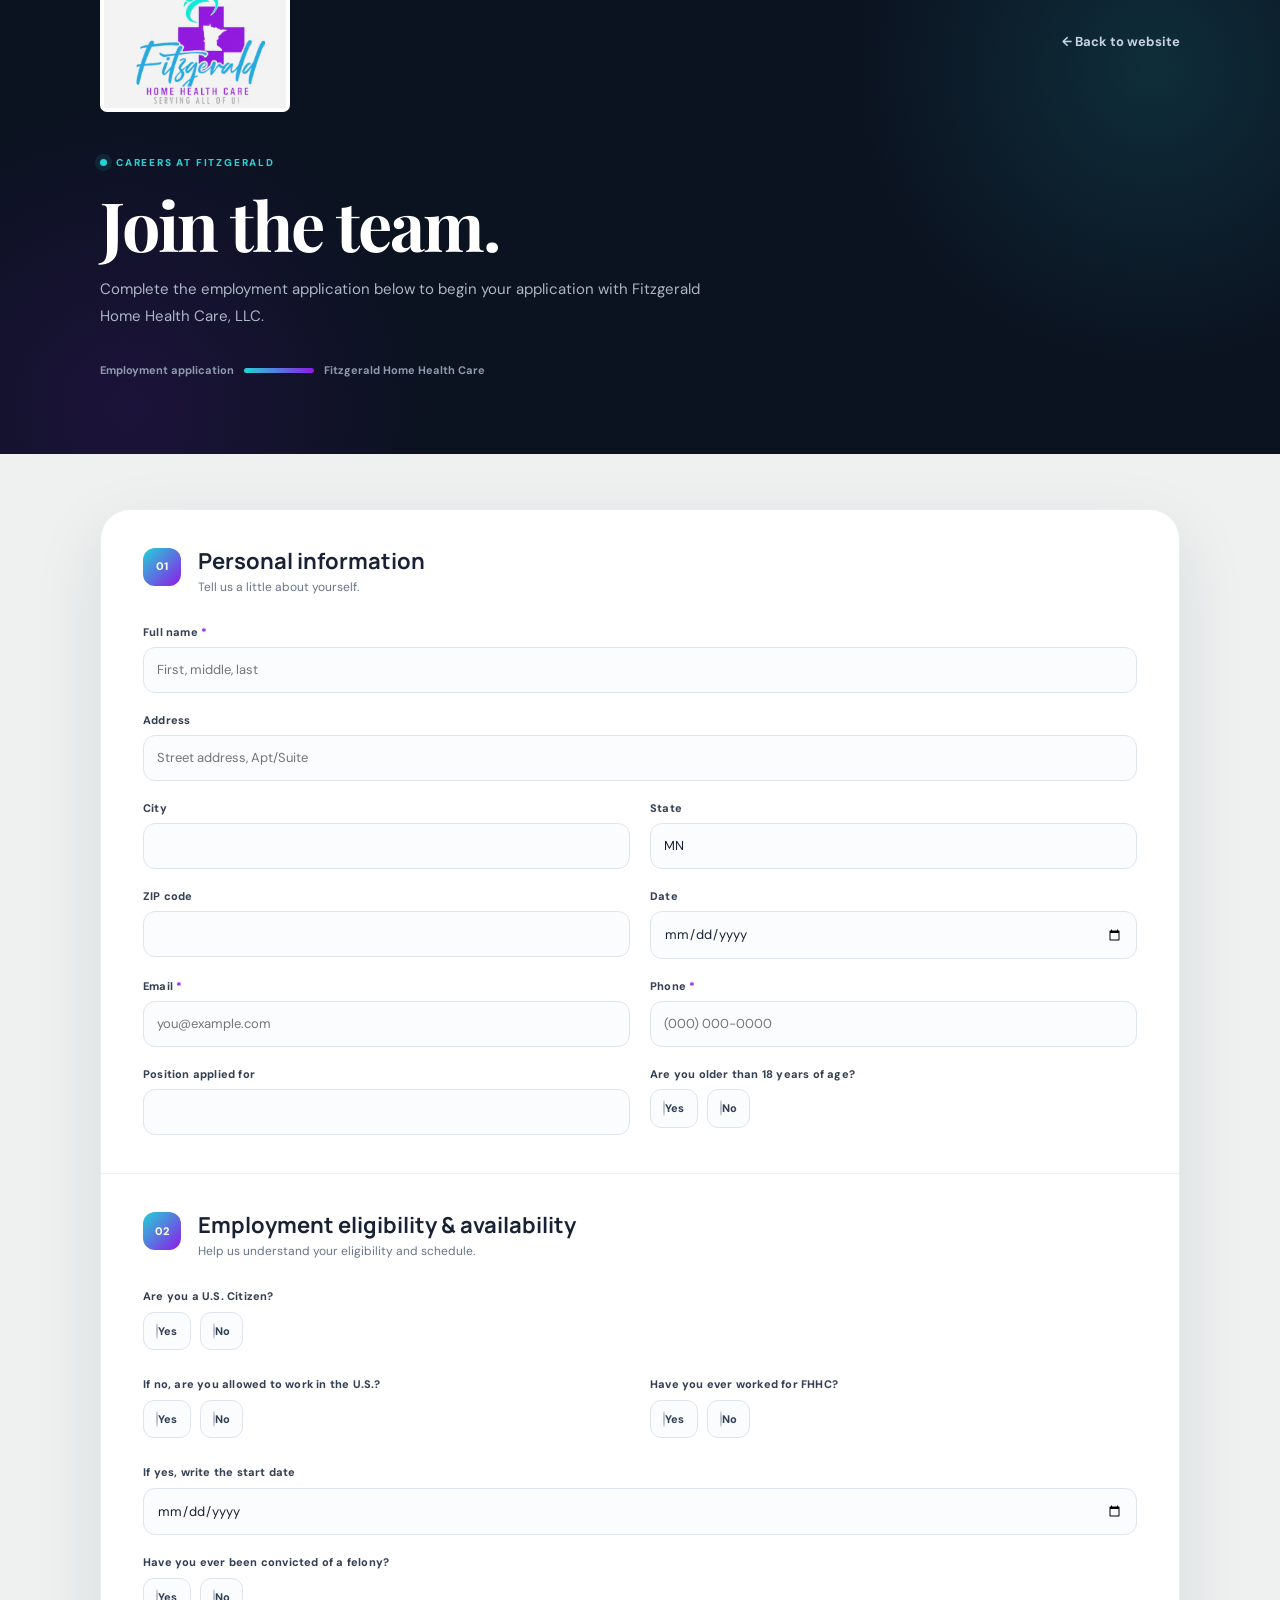
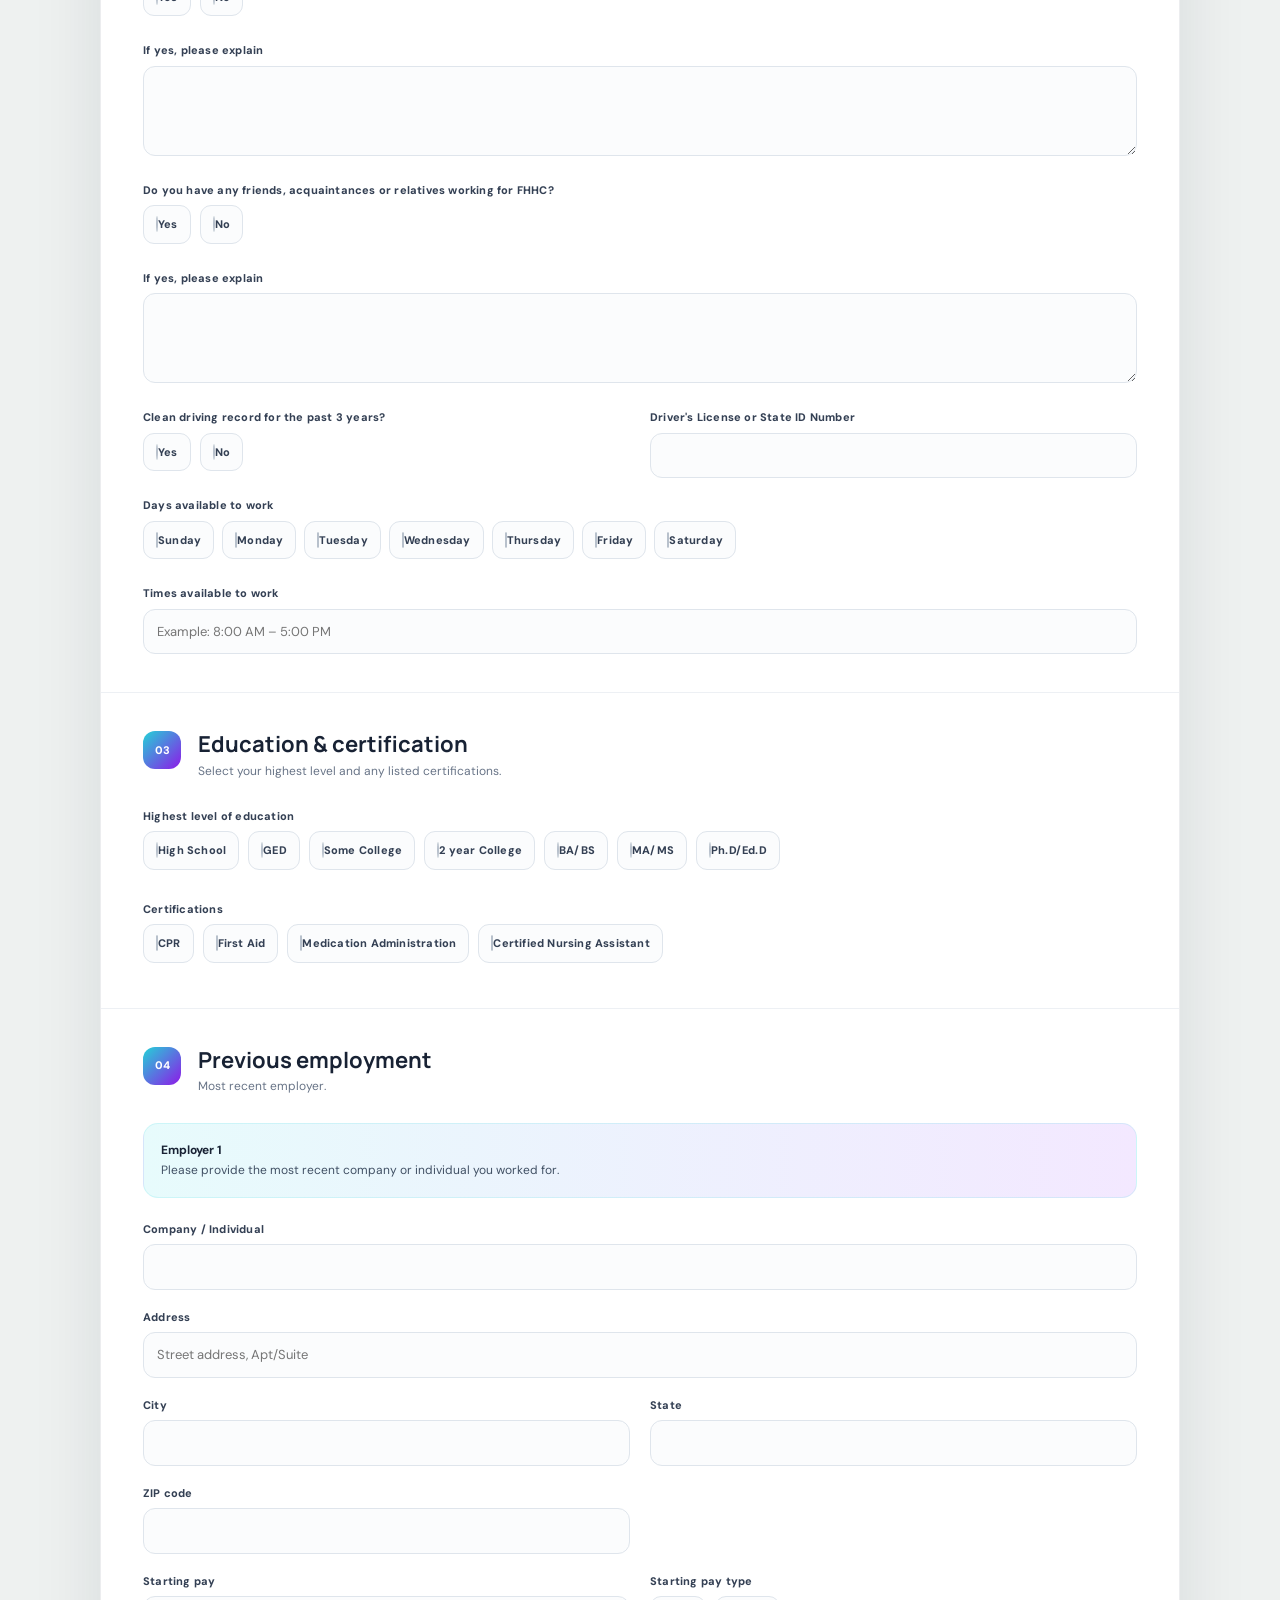
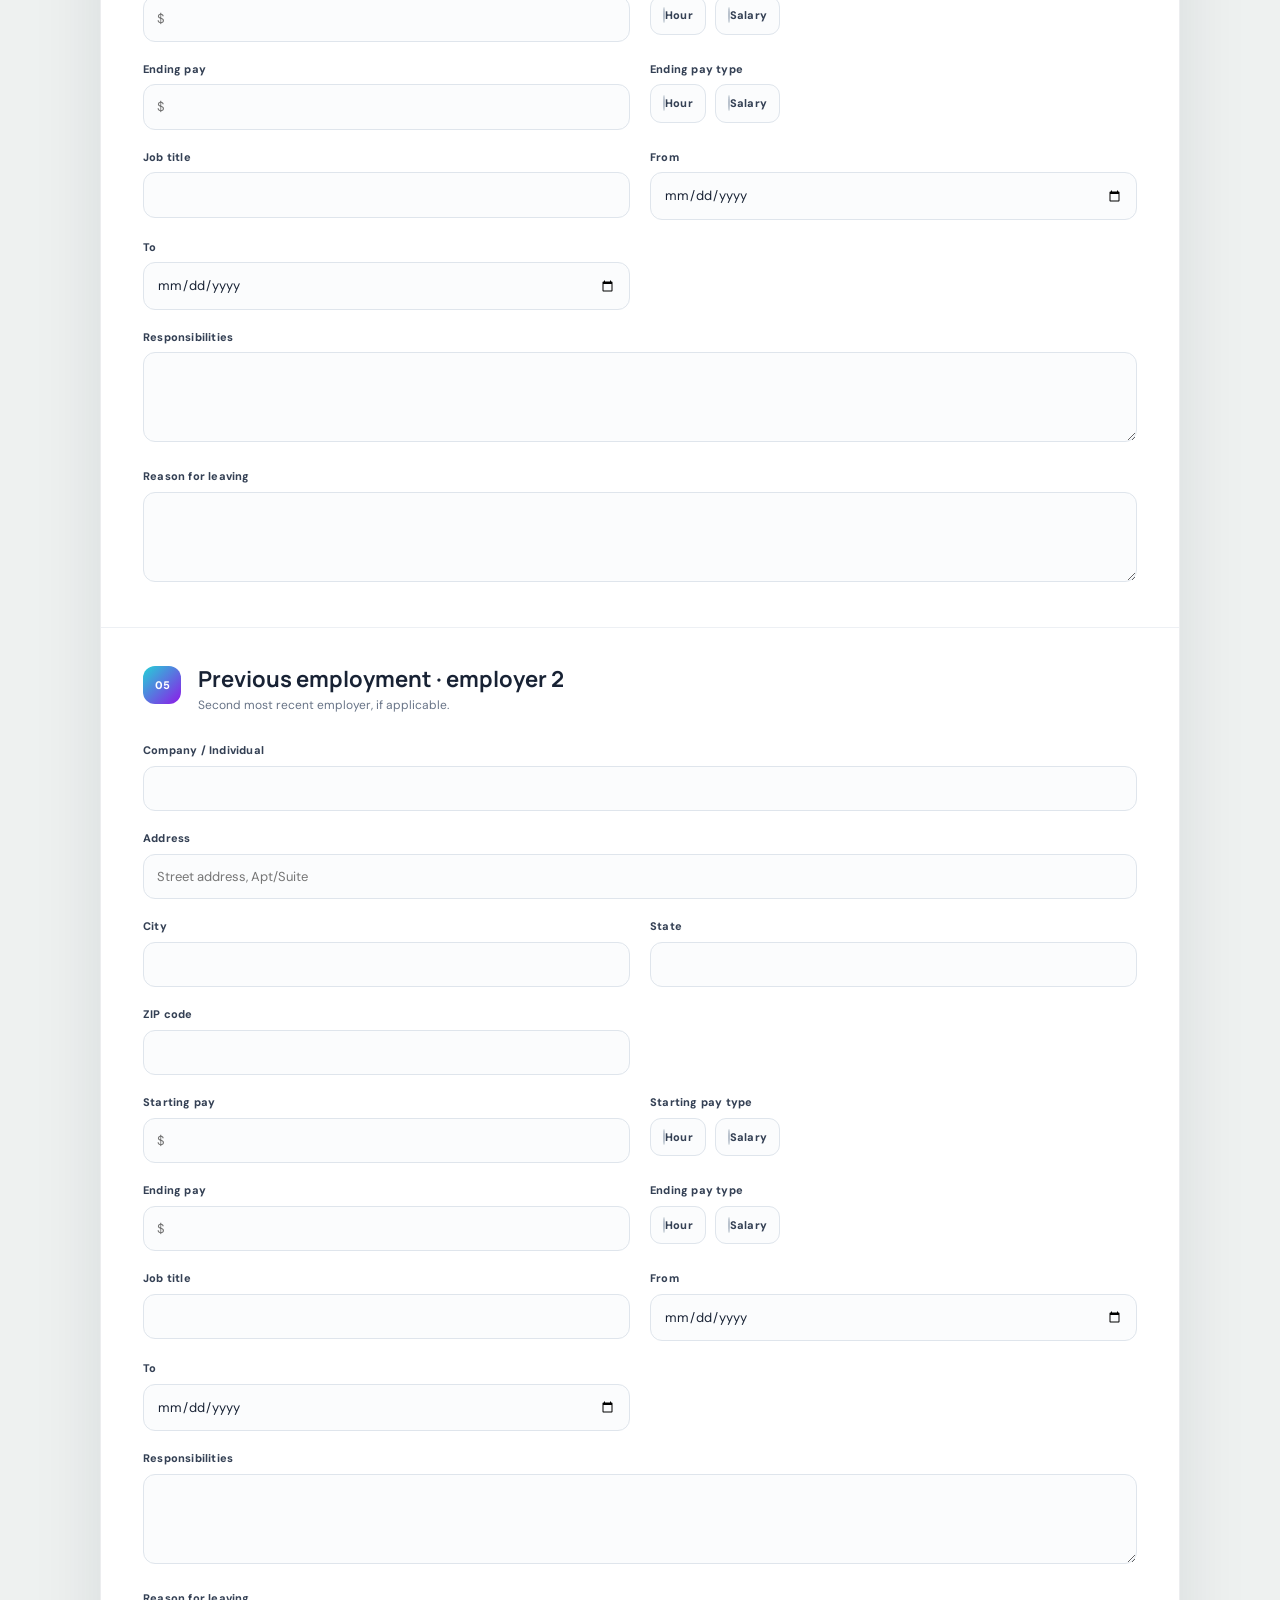
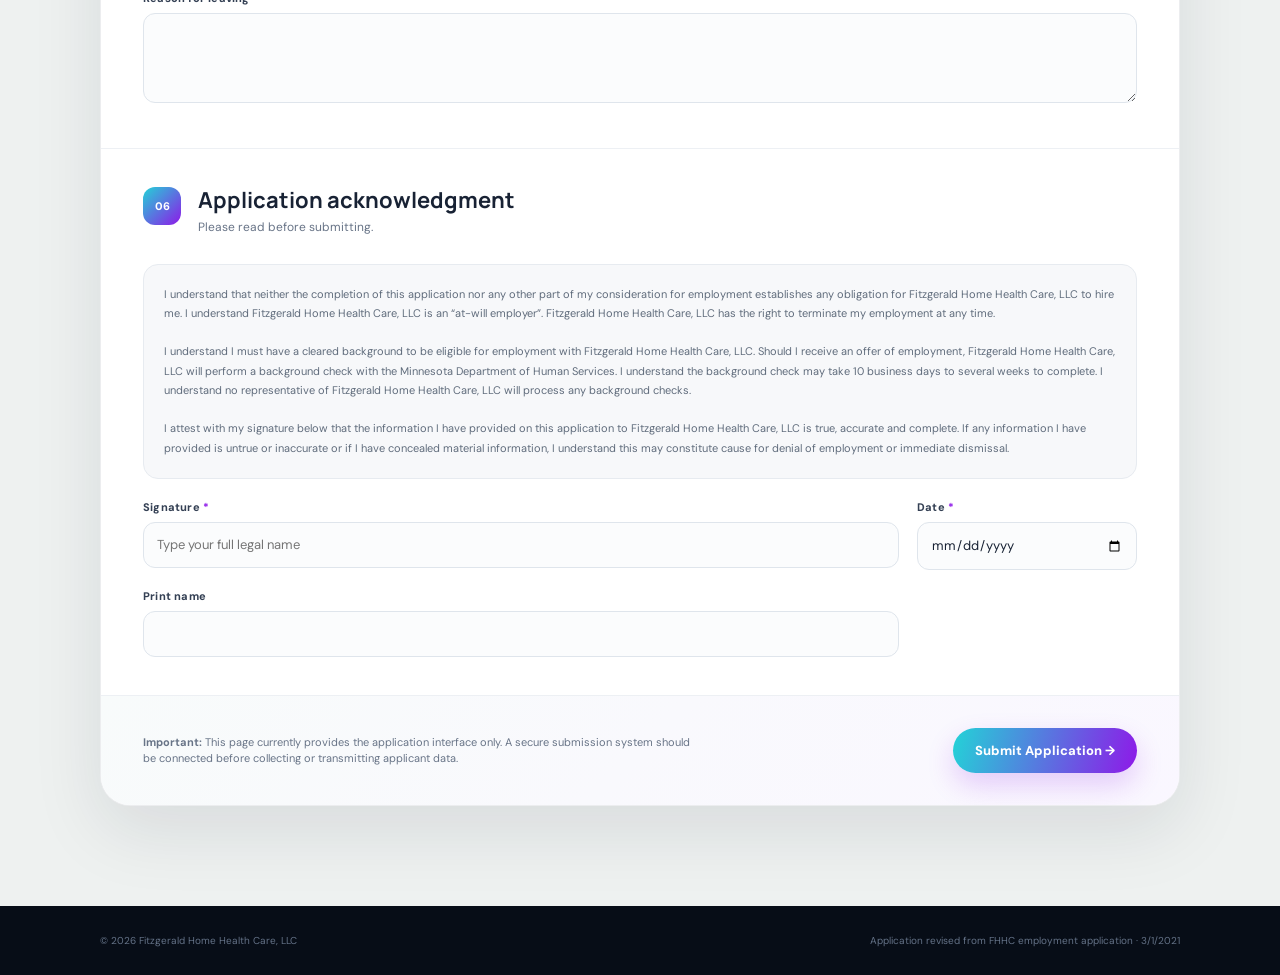
<file: job-application.html>
<!DOCTYPE html>
<html lang="en">
<head>
<meta charset="UTF-8">
<meta name="viewport" content="width=device-width, initial-scale=1.0">
<title>Join Our Team | Fitzgerald Home Health Care</title>
<meta name="description" content="Apply to join Fitzgerald Home Health Care. Complete the employment application to begin the hiring process.">

<link rel="preconnect" href="https://fonts.googleapis.com">
<link rel="preconnect" href="https://fonts.gstatic.com" crossorigin>
<link href="https://fonts.googleapis.com/css2?family=DM+Sans:wght@400;500;600;700&family=Manrope:wght@600;700;800&family=Playfair+Display:wght@600&display=swap" rel="stylesheet">

<style>
:root{
  --navy:#0b1220;
  --navy2:#111b2d;
  --navy3:#17243a;
  --cyan:#23d3d7;
  --cyan-soft:#e7fbfc;
  --purple:#8e19e8;
  --purple-soft:#f3e8ff;
  --white:#fff;
  --light:#eef1f0;
  --ink:#182234;
  --muted:#687487;
  --line:#dfe5ec;
  --danger:#a83232;
}
*{box-sizing:border-box;margin:0;padding:0}
html{scroll-behavior:smooth}
body{font-family:"DM Sans",sans-serif;background:var(--light);color:var(--ink);line-height:1.5}
a{text-decoration:none;color:inherit}
.container{width:min(1080px,calc(100% - 36px));margin:auto}

/* Header */
header{
  background:
    radial-gradient(circle at 90% 15%,rgba(35,211,215,.14),transparent 25%),
    radial-gradient(circle at 10% 90%,rgba(142,25,232,.13),transparent 25%),
    var(--navy);
  color:white;
}
.nav{height:84px;display:flex;align-items:center;justify-content:space-between}
.logo{width:190px;display:block;background:white;border-radius:7px;padding:4px}
.logo img{width:100%;display:block}
.back{font-size:13px;font-weight:700;color:#c8d2df;transition:.2s}
.back:hover{color:var(--cyan)}

.hero{padding:65px 0 75px}
.kicker{
  display:inline-flex;align-items:center;gap:9px;color:var(--cyan);
  font-size:10px;font-weight:800;letter-spacing:1.8px;text-transform:uppercase
}
.kicker i{width:7px;height:7px;background:var(--cyan);border-radius:50%;box-shadow:0 0 0 5px rgba(35,211,215,.10)}
h1{font-family:"Playfair Display",serif;font-size:clamp(45px,6vw,68px);line-height:1;letter-spacing:-2px;margin-top:17px}
.hero p{max-width:640px;color:#aab6c6;margin-top:18px;font-size:15px;line-height:1.8}

/* Progress */
.progress{
  margin-top:32px;display:flex;align-items:center;gap:10px;color:#8d9bad;
  font-size:11px;font-weight:700
}
.progress .bar{height:5px;width:70px;border-radius:99px;background:linear-gradient(90deg,var(--cyan),var(--purple))}
.progress .bar.off{background:#344157}

/* Form shell */
main{padding:55px 0 100px}
.form-card{
  background:white;border:1px solid rgba(24,34,52,.08);
  border-radius:30px;box-shadow:0 24px 70px rgba(24,34,52,.10);
  overflow:hidden
}
.form-section{padding:38px 42px;border-bottom:1px solid #edf0f4}
.form-section:last-child{border-bottom:0}
.section-head{display:flex;gap:17px;align-items:flex-start;margin-bottom:28px}
.section-number{
  flex:0 0 38px;width:38px;height:38px;border-radius:12px;
  display:grid;place-items:center;color:white;font-size:11px;font-weight:800;
  background:linear-gradient(135deg,var(--cyan),var(--purple))
}
.section-head h2{font-family:"Manrope",sans-serif;font-size:22px;line-height:1.2}
.section-head p{font-size:12px;color:var(--muted);margin-top:4px}

/* Fields */
.grid{display:grid;grid-template-columns:repeat(2,minmax(0,1fr));gap:19px 20px}
.grid.three{grid-template-columns:repeat(3,minmax(0,1fr))}
.full{grid-column:1/-1}
.field label{
  display:block;font-size:11px;font-weight:800;letter-spacing:.2px;
  color:#344054;margin-bottom:7px
}
.req{color:var(--purple)}
input,select,textarea{
  width:100%;border:1px solid var(--line);background:#fbfcfd;
  color:var(--ink);font:inherit;font-size:13px;border-radius:12px;
  padding:12px 13px;outline:none;transition:.2s
}
input:focus,select:focus,textarea:focus{
  background:white;border-color:rgba(35,211,215,.75);
  box-shadow:0 0 0 4px rgba(35,211,215,.10)
}
textarea{min-height:90px;resize:vertical}
.hint{display:block;font-size:10px;color:#8994a3;margin-top:6px}

/* Choices */
.choice-row{display:flex;flex-wrap:wrap;gap:9px}
.choice{
  position:relative;display:inline-flex;align-items:center;gap:8px;
  padding:10px 12px;border:1px solid var(--line);border-radius:11px;
  background:#fbfcfd;font-size:12px;color:#4a5565;cursor:pointer;
  transition:.2s
}
.choice:hover{border-color:#b9c5d3}
.choice input{position:absolute;opacity:0;pointer-events:none}
.choice:has(input:checked){
  border-color:rgba(142,25,232,.4);background:var(--purple-soft);color:var(--purple-dark,#6910b0);font-weight:700
}
.dot{width:14px;height:14px;border:1.5px solid #b8c1cc;border-radius:50%}
.choice:has(input:checked) .dot{border:4px solid var(--purple);background:white}
.check{border-radius:4px}
.days{display:flex;flex-wrap:wrap;gap:8px}

/* Notice */
.notice{
  padding:16px 17px;border-radius:15px;
  background:linear-gradient(90deg,var(--cyan-soft),var(--purple-soft));
  border:1px solid rgba(35,211,215,.14);
  color:#405064;font-size:12px;line-height:1.7;margin-bottom:23px
}
.notice strong{color:var(--ink)}

/* Disclaimer */
.disclaimer{
  padding:20px;border-radius:15px;background:#f7f8fa;border:1px solid #e7ebf0;
  color:#606c7c;font-size:11px;line-height:1.75
}
.signature-grid{display:grid;grid-template-columns:1fr 220px;gap:18px;margin-top:20px}

/* Submit */
.submit{
  padding:32px 42px;background:linear-gradient(135deg,#f8fbfb,#faf7ff);
  display:flex;align-items:center;justify-content:space-between;gap:25px
}
.submit p{font-size:11px;color:var(--muted);max-width:550px}
.button{
  border:0;cursor:pointer;white-space:nowrap;
  padding:14px 22px;border-radius:999px;color:white;
  background:linear-gradient(105deg,var(--cyan),var(--purple));
  font:800 13px "DM Sans",sans-serif;
  box-shadow:0 12px 28px rgba(142,25,232,.20);transition:.3s
}
.button:hover{transform:translateY(-2px);box-shadow:0 16px 34px rgba(142,25,232,.28)}
footer{background:#070d17;color:#647287;padding:27px 0;font-size:10px}
.footer-row{display:flex;justify-content:space-between;gap:20px}

/* Mobile */
@media(max-width:760px){
  .container{width:min(100% - 26px,1080px)}
  .nav{height:72px}.logo{width:165px}
  .hero{padding:48px 0 55px}
  .grid,.grid.three{grid-template-columns:1fr}
  .full{grid-column:auto}
  .form-section{padding:30px 20px}
  .submit{padding:28px 20px;align-items:flex-start;flex-direction:column}
  .signature-grid{grid-template-columns:1fr}
  .footer-row{flex-direction:column}
}
</style>
</head>

<body>

<header>
  <div class="container">
    <nav class="nav">
      <a href="index.html" class="logo">
        <img src="[data-uri]" alt="Fitzgerald Home Health Care">
      </a>
      <a href="index.html" class="back">← Back to website</a>
    </nav>

    <div class="hero">
      <div class="kicker"><i></i> Careers at Fitzgerald</div>
      <h1>Join the team.</h1>
      <p>
        Complete the employment application below to begin your application
        with Fitzgerald Home Health Care, LLC.
      </p>
      <div class="progress">
        <span>Employment application</span>
        <span class="bar"></span>
        <span>Fitzgerald Home Health Care</span>
      </div>
    </div>
  </div>
</header>

<main>
<div class="container">

<form class="form-card" id="applicationForm">

  <!-- PERSONAL -->
  <section class="form-section">
    <div class="section-head">
      <div class="section-number">01</div>
      <div>
        <h2>Personal information</h2>
        <p>Tell us a little about yourself.</p>
      </div>
    </div>

    <div class="grid">
      <div class="field full">
        <label>Full name <span class="req">*</span></label>
        <input name="full_name" type="text" placeholder="First, middle, last" required>
      </div>

      <div class="field full">
        <label>Address</label>
        <input name="address" type="text" placeholder="Street address, Apt/Suite">
      </div>

      <div class="field">
        <label>City</label><input name="city" type="text">
      </div>
      <div class="field">
        <label>State</label><input name="state" type="text" value="MN">
      </div>
      <div class="field">
        <label>ZIP code</label><input name="zip" type="text" inputmode="numeric">
      </div>
      <div class="field">
        <label>Date</label><input name="application_date" type="date">
      </div>

      <div class="field">
        <label>Email <span class="req">*</span></label>
        <input name="email" type="email" placeholder="you@example.com" required>
      </div>
      <div class="field">
        <label>Phone <span class="req">*</span></label>
        <input name="phone" type="tel" placeholder="(000) 000-0000" required>
      </div>

      <div class="field">
        <label>Position applied for</label>
        <input name="position" type="text">
      </div>
      <div class="field">
        <label>Are you older than 18 years of age?</label>
        <div class="choice-row">
          <label class="choice"><input type="radio" name="over18" value="yes"><span class="dot"></span> Yes</label>
          <label class="choice"><input type="radio" name="over18" value="no"><span class="dot"></span> No</label>
        </div>
      </div>
    </div>
  </section>

  <!-- ELIGIBILITY -->
  <section class="form-section">
    <div class="section-head">
      <div class="section-number">02</div>
      <div>
        <h2>Employment eligibility &amp; availability</h2>
        <p>Help us understand your eligibility and schedule.</p>
      </div>
    </div>

    <div class="grid">
      <div class="field full">
        <label>Are you a U.S. Citizen?</label>
        <div class="choice-row">
          <label class="choice"><input type="radio" name="citizen" value="yes"><span class="dot"></span> Yes</label>
          <label class="choice"><input type="radio" name="citizen" value="no"><span class="dot"></span> No</label>
        </div>
      </div>

      <div class="field">
        <label>If no, are you allowed to work in the U.S.?</label>
        <div class="choice-row">
          <label class="choice"><input type="radio" name="work_auth" value="yes"><span class="dot"></span> Yes</label>
          <label class="choice"><input type="radio" name="work_auth" value="no"><span class="dot"></span> No</label>
        </div>
      </div>

      <div class="field">
        <label>Have you ever worked for FHHC?</label>
        <div class="choice-row">
          <label class="choice"><input type="radio" name="worked_fhhc" value="yes"><span class="dot"></span> Yes</label>
          <label class="choice"><input type="radio" name="worked_fhhc" value="no"><span class="dot"></span> No</label>
        </div>
      </div>

      <div class="field full">
        <label>If yes, write the start date</label>
        <input name="fhhc_start_date" type="date">
      </div>

      <div class="field full">
        <label>Have you ever been convicted of a felony?</label>
        <div class="choice-row">
          <label class="choice"><input type="radio" name="felony" value="yes"><span class="dot"></span> Yes</label>
          <label class="choice"><input type="radio" name="felony" value="no"><span class="dot"></span> No</label>
        </div>
      </div>

      <div class="field full">
        <label>If yes, please explain</label>
        <textarea name="felony_explanation"></textarea>
      </div>

      <div class="field full">
        <label>Do you have any friends, acquaintances or relatives working for FHHC?</label>
        <div class="choice-row">
          <label class="choice"><input type="radio" name="fhhc_relation" value="yes"><span class="dot"></span> Yes</label>
          <label class="choice"><input type="radio" name="fhhc_relation" value="no"><span class="dot"></span> No</label>
        </div>
      </div>

      <div class="field full">
        <label>If yes, please explain</label>
        <textarea name="fhhc_relation_explanation"></textarea>
      </div>

      <div class="field">
        <label>Clean driving record for the past 3 years?</label>
        <div class="choice-row">
          <label class="choice"><input type="radio" name="driving_record" value="yes"><span class="dot"></span> Yes</label>
          <label class="choice"><input type="radio" name="driving_record" value="no"><span class="dot"></span> No</label>
        </div>
      </div>

      <div class="field">
        <label>Driver's License or State ID Number</label>
        <input name="license_id" type="text">
      </div>

      <div class="field full">
        <label>Days available to work</label>
        <div class="days">
          <label class="choice"><input type="checkbox" name="days" value="Sunday"><span class="dot check"></span> Sunday</label>
          <label class="choice"><input type="checkbox" name="days" value="Monday"><span class="dot check"></span> Monday</label>
          <label class="choice"><input type="checkbox" name="days" value="Tuesday"><span class="dot check"></span> Tuesday</label>
          <label class="choice"><input type="checkbox" name="days" value="Wednesday"><span class="dot check"></span> Wednesday</label>
          <label class="choice"><input type="checkbox" name="days" value="Thursday"><span class="dot check"></span> Thursday</label>
          <label class="choice"><input type="checkbox" name="days" value="Friday"><span class="dot check"></span> Friday</label>
          <label class="choice"><input type="checkbox" name="days" value="Saturday"><span class="dot check"></span> Saturday</label>
        </div>
      </div>

      <div class="field full">
        <label>Times available to work</label>
        <input name="availability_times" type="text" placeholder="Example: 8:00 AM – 5:00 PM">
      </div>
    </div>
  </section>

  <!-- EDUCATION -->
  <section class="form-section">
    <div class="section-head">
      <div class="section-number">03</div>
      <div>
        <h2>Education &amp; certification</h2>
        <p>Select your highest level and any listed certifications.</p>
      </div>
    </div>

    <div class="field">
      <label>Highest level of education</label>
      <div class="choice-row">
        <label class="choice"><input type="radio" name="education" value="High School"><span class="dot"></span> High School</label>
        <label class="choice"><input type="radio" name="education" value="GED"><span class="dot"></span> GED</label>
        <label class="choice"><input type="radio" name="education" value="Some College"><span class="dot"></span> Some College</label>
        <label class="choice"><input type="radio" name="education" value="2 year College"><span class="dot"></span> 2 year College</label>
        <label class="choice"><input type="radio" name="education" value="BA/BS"><span class="dot"></span> BA/BS</label>
        <label class="choice"><input type="radio" name="education" value="MA/MS"><span class="dot"></span> MA/MS</label>
        <label class="choice"><input type="radio" name="education" value="Ph.D/Ed.D"><span class="dot"></span> Ph.D/Ed.D</label>
      </div>
    </div>

    <div class="field" style="margin-top:24px">
      <label>Certifications</label>
      <div class="choice-row">
        <label class="choice"><input type="checkbox" name="certifications" value="CPR"><span class="dot check"></span> CPR</label>
        <label class="choice"><input type="checkbox" name="certifications" value="First Aid"><span class="dot check"></span> First Aid</label>
        <label class="choice"><input type="checkbox" name="certifications" value="Medication Administration"><span class="dot check"></span> Medication Administration</label>
        <label class="choice"><input type="checkbox" name="certifications" value="Certified Nursing Assistant"><span class="dot check"></span> Certified Nursing Assistant</label>
      </div>
    </div>
  </section>

  <!-- EMPLOYMENT 1 -->
  <section class="form-section">
    <div class="section-head">
      <div class="section-number">04</div>
      <div>
        <h2>Previous employment</h2>
        <p>Most recent employer.</p>
      </div>
    </div>

    <div class="notice">
      <strong>Employer 1</strong><br>
      Please provide the most recent company or individual you worked for.
    </div>

    <div class="grid">
      <div class="field full"><label>Company / Individual</label><input name="employer1_name" type="text"></div>
      <div class="field full"><label>Address</label><input name="employer1_address" type="text" placeholder="Street address, Apt/Suite"></div>
      <div class="field"><label>City</label><input name="employer1_city" type="text"></div>
      <div class="field"><label>State</label><input name="employer1_state" type="text"></div>
      <div class="field"><label>ZIP code</label><input name="employer1_zip" type="text"></div>
      <div></div>
      <div class="field"><label>Starting pay</label><input name="employer1_start_pay" type="text" placeholder="$"></div>
      <div class="field"><label>Starting pay type</label>
        <div class="choice-row">
          <label class="choice"><input type="radio" name="employer1_start_type" value="Hour"><span class="dot"></span> Hour</label>
          <label class="choice"><input type="radio" name="employer1_start_type" value="Salary"><span class="dot"></span> Salary</label>
        </div>
      </div>
      <div class="field"><label>Ending pay</label><input name="employer1_end_pay" type="text" placeholder="$"></div>
      <div class="field"><label>Ending pay type</label>
        <div class="choice-row">
          <label class="choice"><input type="radio" name="employer1_end_type" value="Hour"><span class="dot"></span> Hour</label>
          <label class="choice"><input type="radio" name="employer1_end_type" value="Salary"><span class="dot"></span> Salary</label>
        </div>
      </div>
      <div class="field"><label>Job title</label><input name="employer1_title" type="text"></div>
      <div class="field"><label>From</label><input name="employer1_from" type="date"></div>
      <div class="field"><label>To</label><input name="employer1_to" type="date"></div>
      <div class="field full"><label>Responsibilities</label><textarea name="employer1_responsibilities"></textarea></div>
      <div class="field full"><label>Reason for leaving</label><textarea name="employer1_reason"></textarea></div>
    </div>
  </section>

  <!-- EMPLOYMENT 2 -->
  <section class="form-section">
    <div class="section-head">
      <div class="section-number">05</div>
      <div>
        <h2>Previous employment · employer 2</h2>
        <p>Second most recent employer, if applicable.</p>
      </div>
    </div>

    <div class="grid">
      <div class="field full"><label>Company / Individual</label><input name="employer2_name" type="text"></div>
      <div class="field full"><label>Address</label><input name="employer2_address" type="text" placeholder="Street address, Apt/Suite"></div>
      <div class="field"><label>City</label><input name="employer2_city" type="text"></div>
      <div class="field"><label>State</label><input name="employer2_state" type="text"></div>
      <div class="field"><label>ZIP code</label><input name="employer2_zip" type="text"></div>
      <div></div>
      <div class="field"><label>Starting pay</label><input name="employer2_start_pay" type="text" placeholder="$"></div>
      <div class="field"><label>Starting pay type</label>
        <div class="choice-row">
          <label class="choice"><input type="radio" name="employer2_start_type" value="Hour"><span class="dot"></span> Hour</label>
          <label class="choice"><input type="radio" name="employer2_start_type" value="Salary"><span class="dot"></span> Salary</label>
        </div>
      </div>
      <div class="field"><label>Ending pay</label><input name="employer2_end_pay" type="text" placeholder="$"></div>
      <div class="field"><label>Ending pay type</label>
        <div class="choice-row">
          <label class="choice"><input type="radio" name="employer2_end_type" value="Hour"><span class="dot"></span> Hour</label>
          <label class="choice"><input type="radio" name="employer2_end_type" value="Salary"><span class="dot"></span> Salary</label>
        </div>
      </div>
      <div class="field"><label>Job title</label><input name="employer2_title" type="text"></div>
      <div class="field"><label>From</label><input name="employer2_from" type="date"></div>
      <div class="field"><label>To</label><input name="employer2_to" type="date"></div>
      <div class="field full"><label>Responsibilities</label><textarea name="employer2_responsibilities"></textarea></div>
      <div class="field full"><label>Reason for leaving</label><textarea name="employer2_reason"></textarea></div>
    </div>
  </section>

  <!-- DISCLAIMER -->
  <section class="form-section">
    <div class="section-head">
      <div class="section-number">06</div>
      <div>
        <h2>Application acknowledgment</h2>
        <p>Please read before submitting.</p>
      </div>
    </div>

    <div class="disclaimer">
      I understand that neither the completion of this application nor any other part of my consideration
      for employment establishes any obligation for Fitzgerald Home Health Care, LLC to hire me.
      I understand Fitzgerald Home Health Care, LLC is an “at-will employer”. Fitzgerald Home Health Care,
      LLC has the right to terminate my employment at any time.
      <br><br>
      I understand I must have a cleared background to be eligible for employment with Fitzgerald Home Health
      Care, LLC. Should I receive an offer of employment, Fitzgerald Home Health Care, LLC will perform a
      background check with the Minnesota Department of Human Services. I understand the background check may
      take 10 business days to several weeks to complete. I understand no representative of Fitzgerald Home
      Health Care, LLC will process any background checks.
      <br><br>
      I attest with my signature below that the information I have provided on this application to Fitzgerald
      Home Health Care, LLC is true, accurate and complete. If any information I have provided is untrue or
      inaccurate or if I have concealed material information, I understand this may constitute cause for denial
      of employment or immediate dismissal.
    </div>

    <div class="signature-grid">
      <div class="field">
        <label>Signature <span class="req">*</span></label>
        <input name="signature" type="text" placeholder="Type your full legal name" required>
      </div>
      <div class="field">
        <label>Date <span class="req">*</span></label>
        <input name="signature_date" type="date" required>
      </div>
      <div class="field">
        <label>Print name</label>
        <input name="print_name" type="text">
      </div>
    </div>
  </section>

  <div class="submit">
    <p>
      <strong>Important:</strong> This page currently provides the application interface only.
      A secure submission system should be connected before collecting or transmitting applicant data.
    </p>
    <button class="button" type="button" id="submitBtn">Submit Application →</button>
  </div>

</form>

</div>
</main>

<footer>
  <div class="container footer-row">
    <span>© 2026 Fitzgerald Home Health Care, LLC</span>
    <span>Application revised from FHHC employment application · 3/1/2021</span>
  </div>
</footer>

<script>
document.getElementById("submitBtn").addEventListener("click", function(){
  const form=document.getElementById("applicationForm");
  if(!form.reportValidity()) return;

  alert("The application form is ready to submit, but a secure application-processing service still needs to be connected.");
});
</script>

</body>
</html>
</file>
